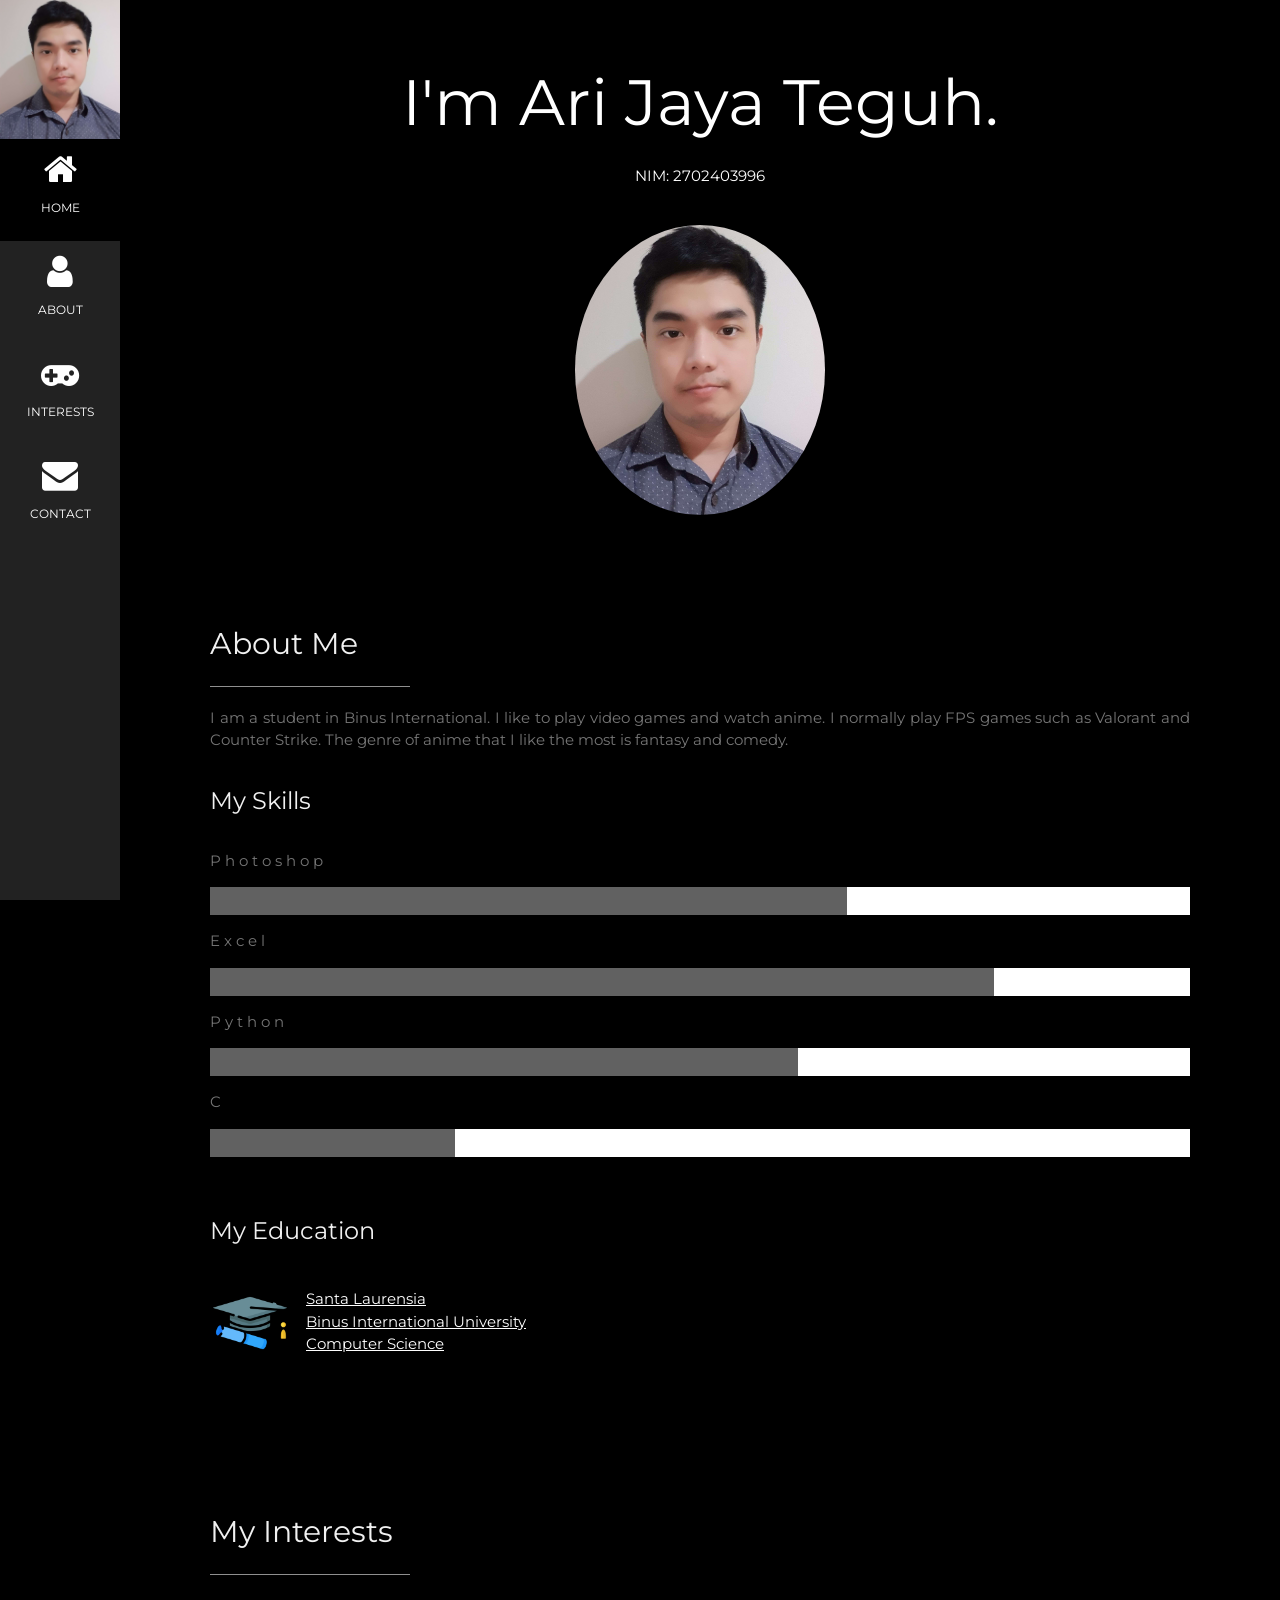
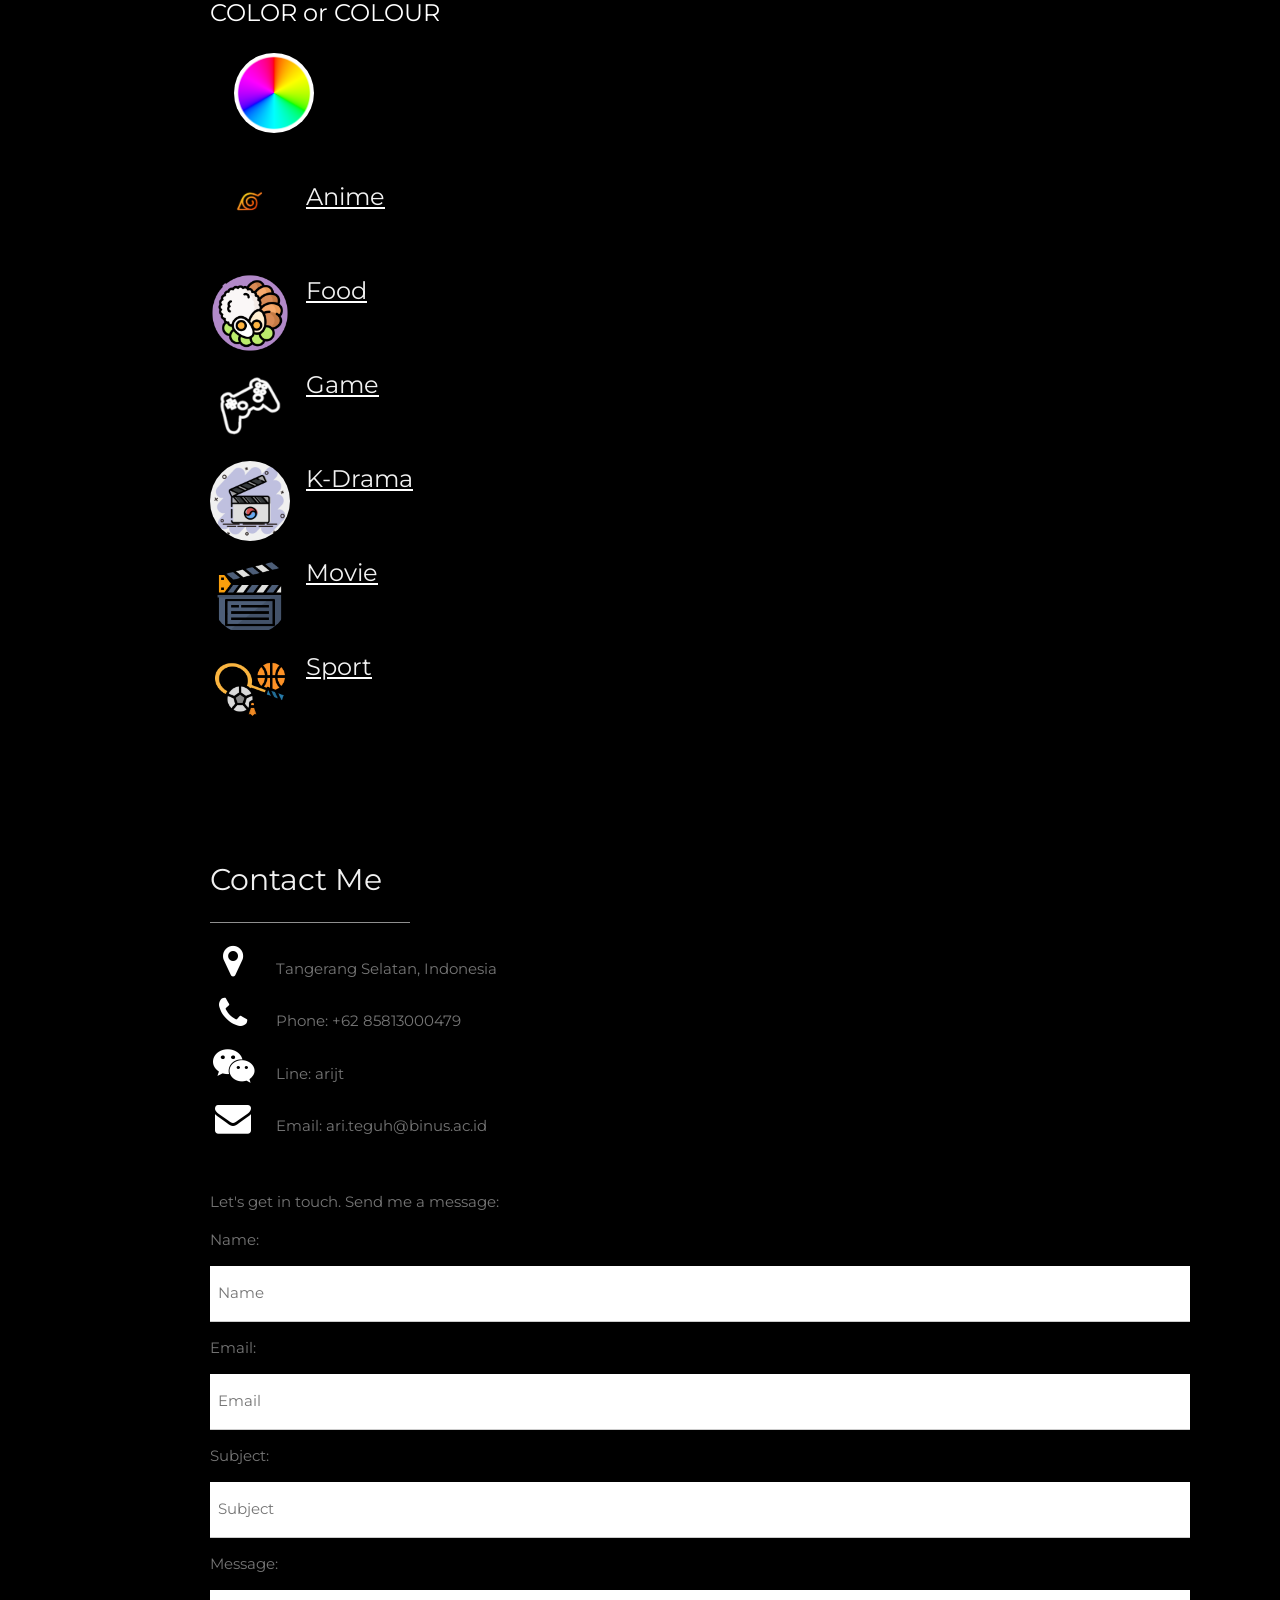
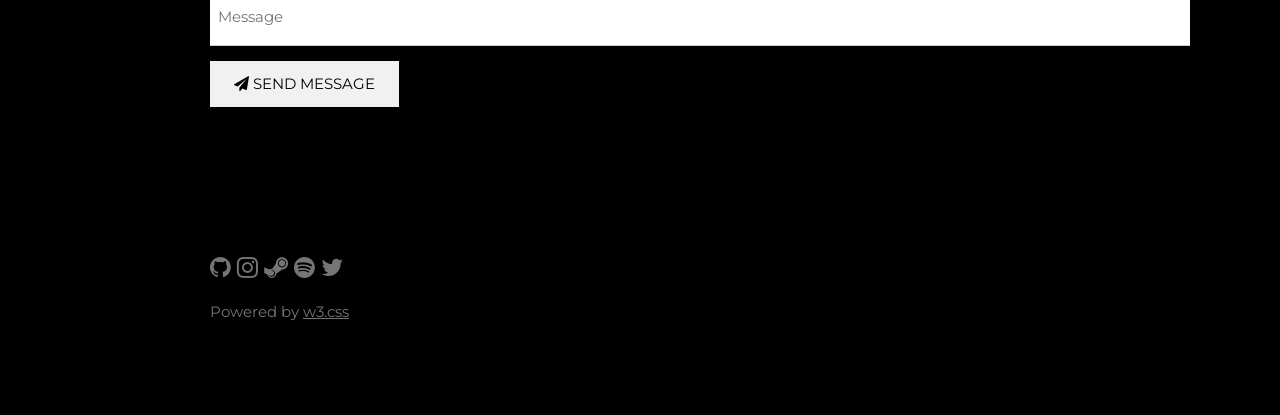
<file: index.html>
<!DOCTYPE html>
<html>
    <head>
        <title>My Biodata</title>
        <meta charset="UTF-8">
        <meta name="viewport" content="width=device-width, initial-scale=1">
        <link rel="stylesheet" href="https://www.w3schools.com/w3css/4/w3.css">
        <link rel="stylesheet" href="https://fonts.googleapis.com/css?family=Montserrat">
        <link rel="stylesheet" href="https://cdnjs.cloudflare.com/ajax/libs/font-awesome/4.7.0/css/font-awesome.min.css">
        <script src="https://code.jquery.com/jquery-3.6.4.min.js"></script>
        <script src="script.js"></script>
        <link rel="stylesheet" href="style.css">
    </head>
    <body class="w3-black"> 
        <!-- Icon Bar (Sidebar - hidden on small screens) -->
        <nav class="w3-sidebar w3-bar-block w3-small w3-hide-small w3-center">
            <!-- Avatar image in top left corner -->
            <img src="profile_pic.jpg" style="width:100%">

            <a href="#" class="w3-bar-item w3-button w3-padding-large w3-black">
                <i class="fa fa-home w3-xxlarge"></i>
                <p>HOME</p>
            </a>
            <a href="#about" class="w3-bar-item w3-button w3-padding-large w3-hover-black">
                <i class="fa fa-user w3-xxlarge"></i>
                <p>ABOUT</p>
            </a>
            <a href="#interest" class="w3-bar-item w3-button w3-padding-large w3-hover-black">
                <i class="fa fa-gamepad w3-xxlarge"></i>
                <p>INTERESTS</p>
            </a>
            <a href="#contact" class="w3-bar-item w3-button w3-padding-large w3-hover-black">
                <i class="fa fa-envelope w3-xxlarge"></i>
                <p>CONTACT</p>
            </a>
        </nav>

        <!-- Navbar on small screens (Hidden on medium and large screens) -->
        <div class="w3-top w3-hide-large w3-hide-medium" id="myNavbar">
            <div class="w3-bar w3-black w3-opacity w3-hover-opacity-off w3-center w3-small">
                <a href="#" class="w3-bar-item w3-button" style="width:25% !important">HOME</a>
                <a href="#about" class="w3-bar-item w3-button" style="width:25% !important">ABOUT</a>
                <a href="#interest" class="w3-bar-item w3-button" style="width:25% !important">INTERESTs</a>
                <a href="#contact" class="w3-bar-item w3-button" style="width:25% !important">CONTACT</a>
            </div>
        </div>

        <!-- Page Content -->
        <div class="w3-padding-large" id="main">
            <!-- Header/Home -->
            <header class="w3-container w3-padding-32 w3-center w3-black" id="home">
                <h1 class="w3-jumbo"><span class="w3-hide-small">I'm</span> Ari Jaya Teguh.</h1>
                <p>NIM: 2702403996</p>
                <br>
                <img src="profile_pic.jpg" alt="boy" class="w3-image" width="250" style="border-radius: 50%;">
            </header>

            <!-- About Section -->
            <div class="w3-content w3-justify w3-text-grey w3-padding-64" id="about">
                <h2 class="w3-text-light-grey">About Me</h2>
                <hr style="width:200px" class="w3-opacity">
                <p>
                    I am a student in Binus International. I like to play video games and watch anime. 
                    I normally play FPS games such as Valorant and Counter Strike. 
                    The genre of anime that I like the most is fantasy and comedy.
                </p>
                <h3 class="w3-padding-16 w3-text-light-grey">My Skills</h3>
                <p class="w3-wide">Photoshop</p>
                <div class="w3-white">
                    <div class="w3-dark-grey" style="height:28px;width:65%"></div>
                </div>
                <p class="w3-wide">Excel</p>
                <div class="w3-white">
                    <div class="w3-dark-grey" style="height:28px;width:80%"></div>
                </div>
                <p class="w3-wide">Python</p>
                <div class="w3-white">
                    <div class="w3-dark-grey" style="height:28px;width:60%"></div>
                </div>
                <p class="w3-wide">C</p>
                <div class="w3-white">
                    <div class="w3-dark-grey" style="height:28px;width:25%"></div>
                </div><br>

                <!-- Testimonials -->
                <h3 class="w3-padding-24 w3-text-light-grey">My Education</h3>  
                <img src="book.png" alt="Book Icon" class="w3-left w3-circle w3-margin-right" style="width:80px">
                <p class="w3-text-white">
                    <a href="https://www.santa-laurensia.com" target="_blank" class="w3-hover-text-aqua">Santa Laurensia</a> 
                    <br> 
                    <a href="https://international.binus.ac.id" target="_blank" class="w3-hover-text-aqua">Binus International University</a>
                    <br>
                    <a href="https://international.binus.ac.id/computer-science/" target="_blank" class="w3-hover-text-aqua">Computer Science</a>
                </p>
            <!-- End About Section -->
            </div>

            <!-- Portfolio Section -->
            <div class="w3-padding-64 w3-content" id="interest">
                <h2 class="w3-text-light-grey">My Interests</h2>
                <hr style="width:200px" class="w3-opacity">

                <div>
                    <h3>COLOR or COLOUR</h3>
                    <div class="color-dropdown">
                        
                        <span class="color-dropdown-btn w3-button w3-padding-large w3-black">
                            <img src="color.png" alt="Color Icon" class="w3-left w3-circle w3-margin-right" style="width:80px">
                            
                        </span>
                        <div class="color-dropdown-content">
                            <a href="#interest" class="color-option w3-bar-item w3-button">Black</a>
                            <a href="#interest" class="color-option w3-bar-item w3-button">Blue</a>
                            <a href="#interest" class="color-option w3-bar-item w3-button">White</a>
                        </div>
                    </div>
                                                        
                    <a href="anime_W3.html">
                        <h3 class="w3-padding-24 w3-text-light-grey w3-hover-text-aqua"">
                            Anime
                            <img src="anime.png" alt="Anime Icon" class="w3-left w3-circle w3-margin-right" style="width:80px">
                        </h3>
                    </a>
                    <a href="food_W3.html">
                        <h3 class="w3-padding-24 w3-text-light-grey w3-hover-text-aqua">
                            Food
                            <img src="food.png" alt="Food Icon" class="w3-left w3-circle w3-margin-right" style="width:80px">
                        </h3>
                    </a>
                    <a href="game_W3.html">
                        <h3 class="w3-padding-24 w3-text-light-grey w3-hover-text-aqua">
                            Game
                            <img src="game.png" alt="Game Icon" class="w3-left w3-circle w3-margin-right" style="width:80px">
                        </h3>
                    </a>
                    <a href="kdrama_W3.html">
                        <h3 class="w3-padding-24 w3-text-light-grey w3-hover-text-aqua">
                            K-Drama
                            <img src="kdrama.png" alt="Kdrama Icon" class="w3-left w3-circle w3-margin-right" style="width:80px">
                        </h3>
                    </a>
                    <a href="movie_W3.html">
                        <h3 class="w3-padding-24 w3-text-light-grey w3-hover-text-aqua">
                            Movie
                            <img src="movie.png" alt="Movie Icon" class="w3-left w3-circle w3-margin-right" style="width:80px">
                        </h3>
                    </a>
                    <a href="sport_W3.html">
                        <h3 class="w3-padding-24 w3-text-light-grey w3-hover-text-aqua">
                            Sport
                            <img src="sport.png" alt="Sport Icon" class="w3-left w3-circle w3-margin-right" style="width:80px">
                        </h3>
                    </a>
                </div>
            <!-- End Portfolio Section -->
            </div>

            <!-- Contact Section -->
            <div class="w3-padding-64 w3-content w3-text-grey" id="contact">
                <h2 class="w3-text-light-grey">Contact Me</h2>
                <hr style="width:200px" class="w3-opacity">

                <div class="w3-section">
                    <p><i class="fa fa-map-marker fa-fw w3-text-white w3-xxlarge w3-margin-right"></i> Tangerang Selatan, Indonesia</p>
                    <p><i class="fa fa-phone fa-fw w3-text-white w3-xxlarge w3-margin-right"></i> Phone: +62 85813000479</p>
                    <p><i class="fa fa-wechat fa-fw w3-text-white w3-xxlarge w3-margin-right"></i> Line: arijt</p>
                    <p><i class="fa fa-envelope fa-fw w3-text-white w3-xxlarge w3-margin-right"> </i> Email: ari.teguh@binus.ac.id</p>
                </div><br>
                <p>Let's get in touch. Send me a message:</p>

                <form action="/action_page.php" target="_blank" id="contactForm">
                    <p><label for="name">Name:</label></p>
                    <p><input class="w3-input w3-padding-16" type="text" placeholder="Name" name="name" id="name"></p>
                    <div class="error-message" id="nameError"></div>
                    <p><label for="email">Email:</label></p>
                    <p><input class="w3-input w3-padding-16" type="email" placeholder="Email" name="email" id="email"></p>
                    <div class="error-message" id="emailError"></div>
                    <p><label for="subject">Subject:</label></p>
                    <p><input class="w3-input w3-padding-16" type="text" placeholder="Subject" name="subject" id="subject"></p>
                    <div class="error-message" id="subjectError"></div>
                    <p><label for="message">Message:</label></p>
                    <p><input class="w3-input w3-padding-16" type="text" placeholder="Message" name="message" id="message"></p>
                    <div class="error-message" id="messageError"></div>
                    <p>
                        <button class="w3-button w3-light-grey w3-padding-large" type="submit">
                            <i class="fa fa-paper-plane"></i> SEND MESSAGE
                        </button>
                    </p>
                </form>
            <!-- End Contact Section -->
            </div>
  
            <!-- Footer -->
            <footer class="w3-content w3-padding-64 w3-text-grey w3-xlarge">
                <a href="https://github.com/Spacebone31?tab=repositories" target="_blank"><i class="fa fa-github w3-hover-opacity"></i></a>
                <a href="https://www.instagram.com/arijayateguh/" target="_blank"><i class="fa fa-instagram w3-hover-opacity"></i></a>
                <a href="https://steamcommunity.com/profiles/76561198154221784/" target="_blank"><i class="fa fa-steam w3-hover-opacity"></i></a>
                <a href="https://open.spotify.com/user/hardlife3108" target="_blank"><i class="fa fa-spotify w3-hover-opacity"></i></a>
                <a href="https://twitter.com/Spacebone31" target="_blank"><i class="fa fa-twitter w3-hover-opacity"></i></a>
                <p class="w3-medium">Powered by <a href="https://www.w3schools.com/w3css/default.asp" target="_blank" class="w3-hover-text-green">w3.css</a></p>
            <!-- End footer -->
            </footer>
        </div>
    </body>
</html>
</file>
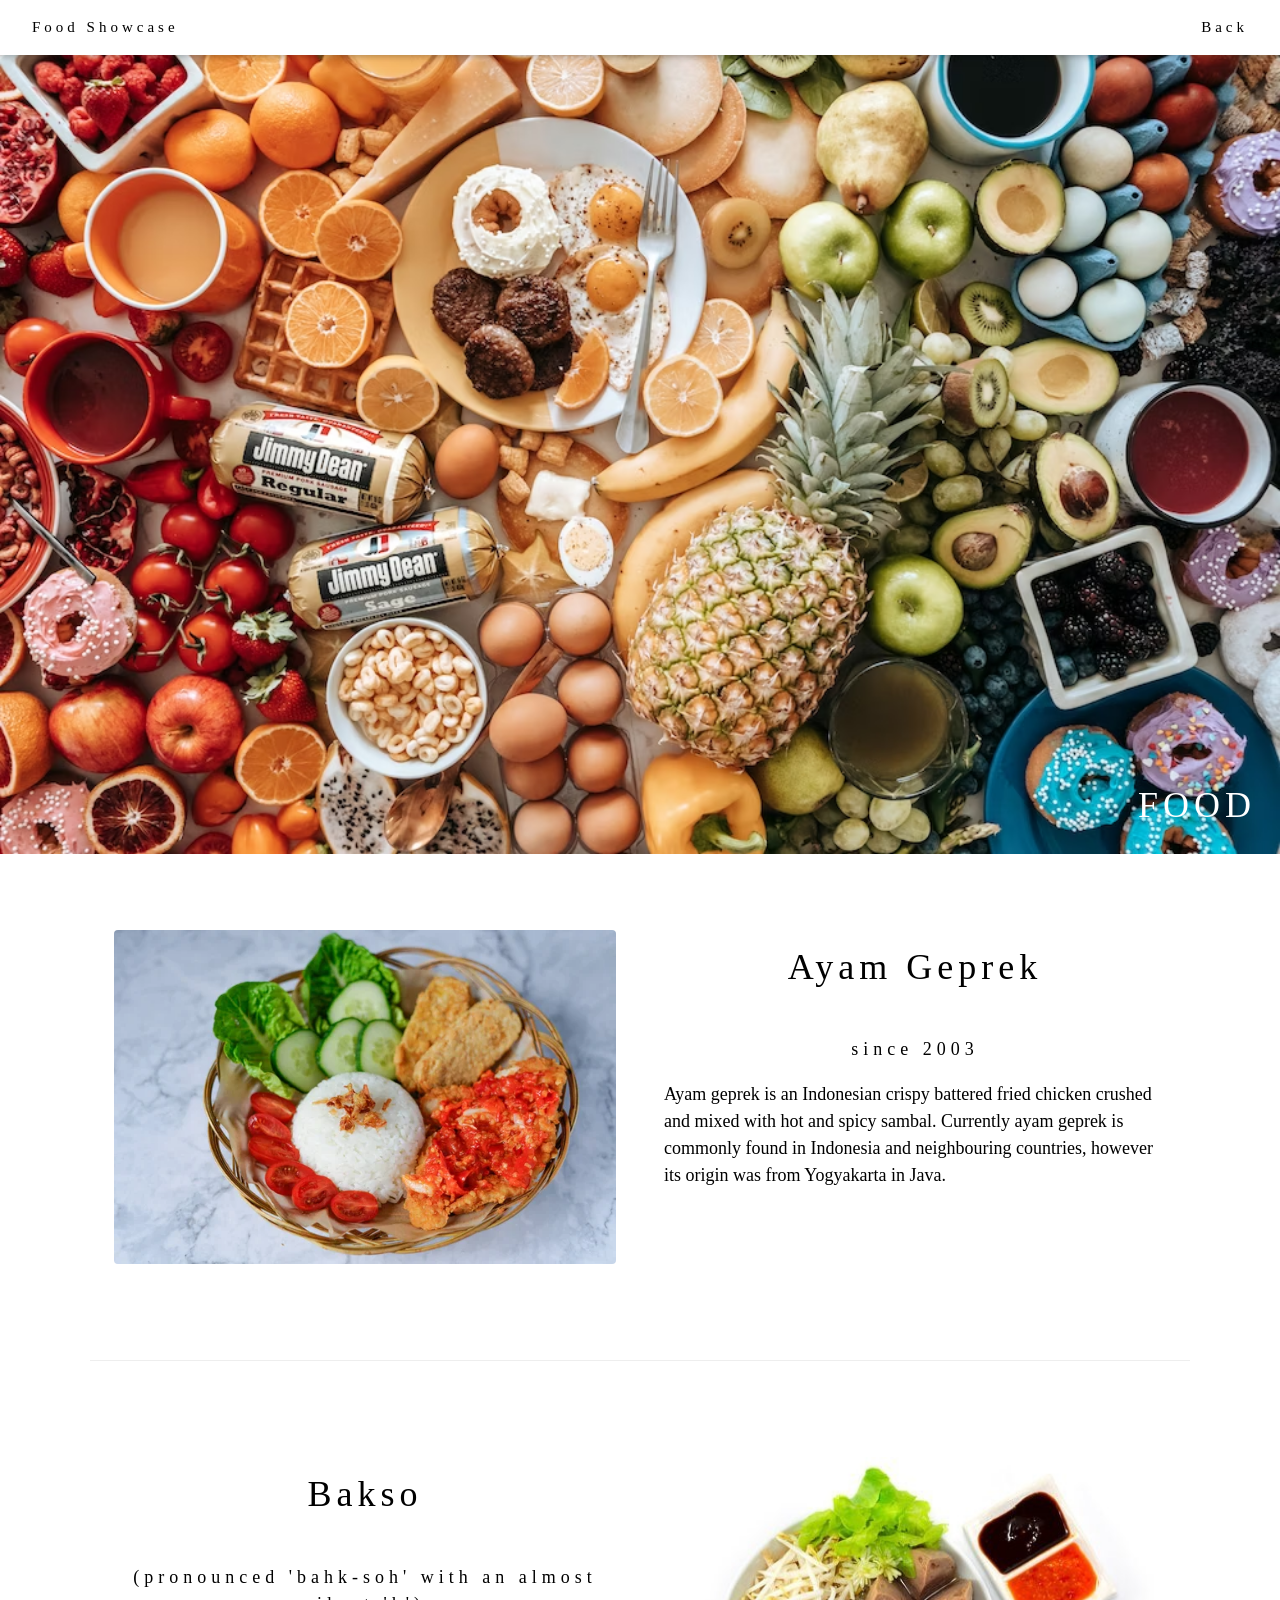
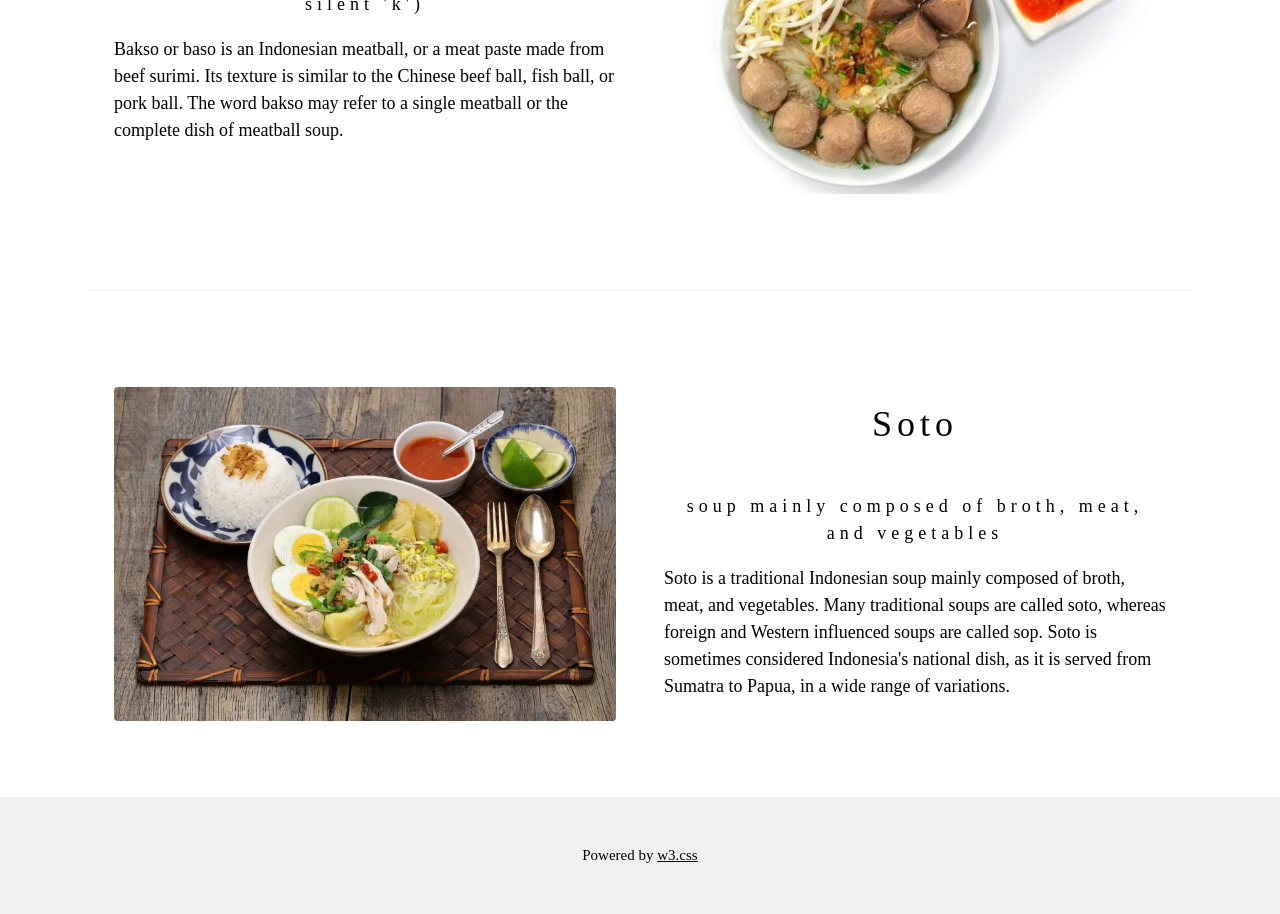
<file: food_W3.html>
<!DOCTYPE html>
<html>
    <head>
        <title>Favorite Food Showcase</title>
        <meta charset="UTF-8">
        <meta name="viewport" content="width=device-width, initial-scale=1">
        <link rel="stylesheet" href="https://www.w3schools.com/w3css/4/w3.css">
        <style>
            body {font-family: "Times New Roman", Georgia, Serif;}
            h1, h2, h3, h4, h5, h6 {
                font-family: "Playfair Display";
                letter-spacing: 5px;
            }
        </style>
    </head>
    <body>
        <!-- Navbar (sit on top) -->
        <div class="w3-top">
            <div class="w3-bar w3-white w3-padding w3-card" style="letter-spacing:4px;">
                <a href="#home" class="w3-bar-item w3-button">Food Showcase</a>
                <!-- Right-sided navbar links. Hide them on small screens -->
                <div class="w3-right">
                    <a href="index.html" class="w3-bar-item w3-button">Back</a>
                </div>
            </div>
        </div>

        <!-- Header -->
        <header class="w3-display-container w3-content w3-wide" style="max-width:1600px;min-width:500px" id="home">
            <img class="w3-image" src="food.jpg" alt="Food Background" width="1600" height="800">
            <div class="w3-display-bottomright w3-padding-large">
                <h1 class="w3-xxlarge w3-text-white">FOOD</h1>
            </div>
        </header>

        <!-- Page content -->
        <div class="w3-content" style="max-width:1100px">
            <!-- About Section -->
            <div class="w3-row w3-padding-64" id="about">
                <div class="w3-col m6 w3-padding-large w3-hide-small">
                    <img src="geprek.jpg" class="w3-round w3-image" alt="Ayam Geprek" width="600" height="750">
                </div>

                <div class="w3-col m6 w3-padding-large">
                    <h1 class="w3-center">Ayam Geprek</h1><br>
                    <h5 class="w3-center">since 2003</h5>
                    <p class="w3-large">Ayam geprek is an Indonesian crispy battered fried chicken crushed and mixed with hot and 
                        spicy sambal. Currently ayam geprek is commonly found in Indonesia and neighbouring countries, however its 
                        origin was from Yogyakarta in Java.</p>
                </div>
            </div>
            <hr>
            <div class="w3-row w3-padding-64" id="about">
                <div class="w3-col m6 w3-padding-large w3-hide-small w3-right">
                    <img src="bakso.jpg" class="w3-round w3-image" alt="Bakso" width="600" height="750">
                </div>

                <div class="w3-col m6 w3-padding-large w3-left">
                    <h1 class="w3-center">Bakso</h1><br>
                    <h5 class="w3-center">(pronounced 'bahk-soh' with an almost silent 'k')</h5>
                    <p class="w3-large">Bakso or baso is an Indonesian meatball, or a meat paste made from beef surimi. Its texture 
                        is similar to the Chinese beef ball, fish ball, or pork ball. The word bakso may refer to a single meatball 
                        or the complete dish of meatball soup.</p>
                </div>
            </div>
            <hr>
            <div class="w3-row w3-padding-64" id="about">
                <div class="w3-col m6 w3-padding-large w3-hide-small">
                    <img src="soto.jpg" class="w3-round w3-image" alt="Soto" width="600" height="750">
                </div>

                <div class="w3-col m6 w3-padding-large">
                    <h1 class="w3-center">Soto</h1><br>
                    <h5 class="w3-center">soup mainly composed of broth, meat, and vegetables</h5>
                    <p class="w3-large">Soto is a traditional Indonesian soup mainly composed of broth, meat, and vegetables. 
                        Many traditional soups are called soto, whereas foreign and Western influenced soups are called sop. 
                        Soto is sometimes considered Indonesia's national dish, as it is served from Sumatra to Papua, in a wide 
                        range of variations.</p>
                </div>
            </div> 
        <!-- End page content -->
        </div>
        <!-- Footer -->
        <footer class="w3-center w3-light-grey w3-padding-32">
            <p>Powered by <a href="https://www.w3schools.com/w3css/default.asp" title="W3.CSS" target="_blank" class="w3-hover-text-green">w3.css</a></p>
        </footer>
    </body>
</html>
</file>
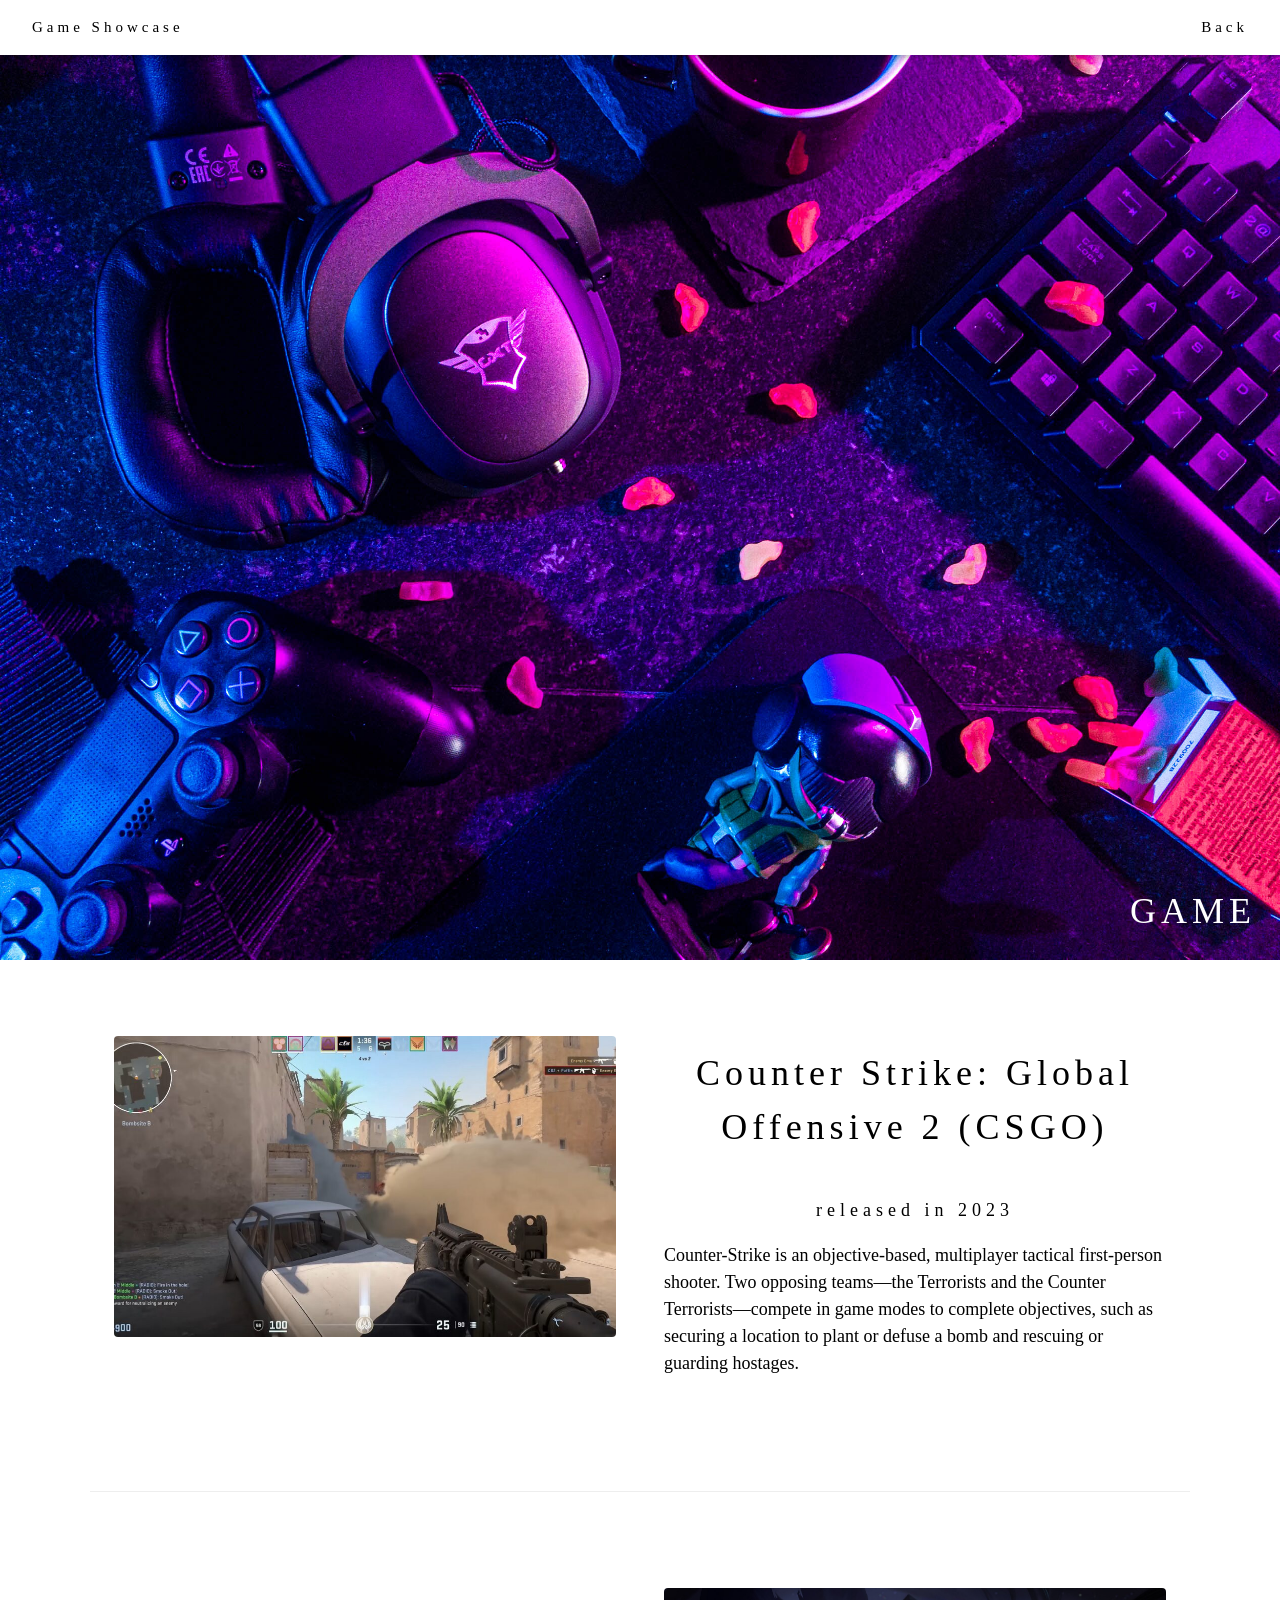
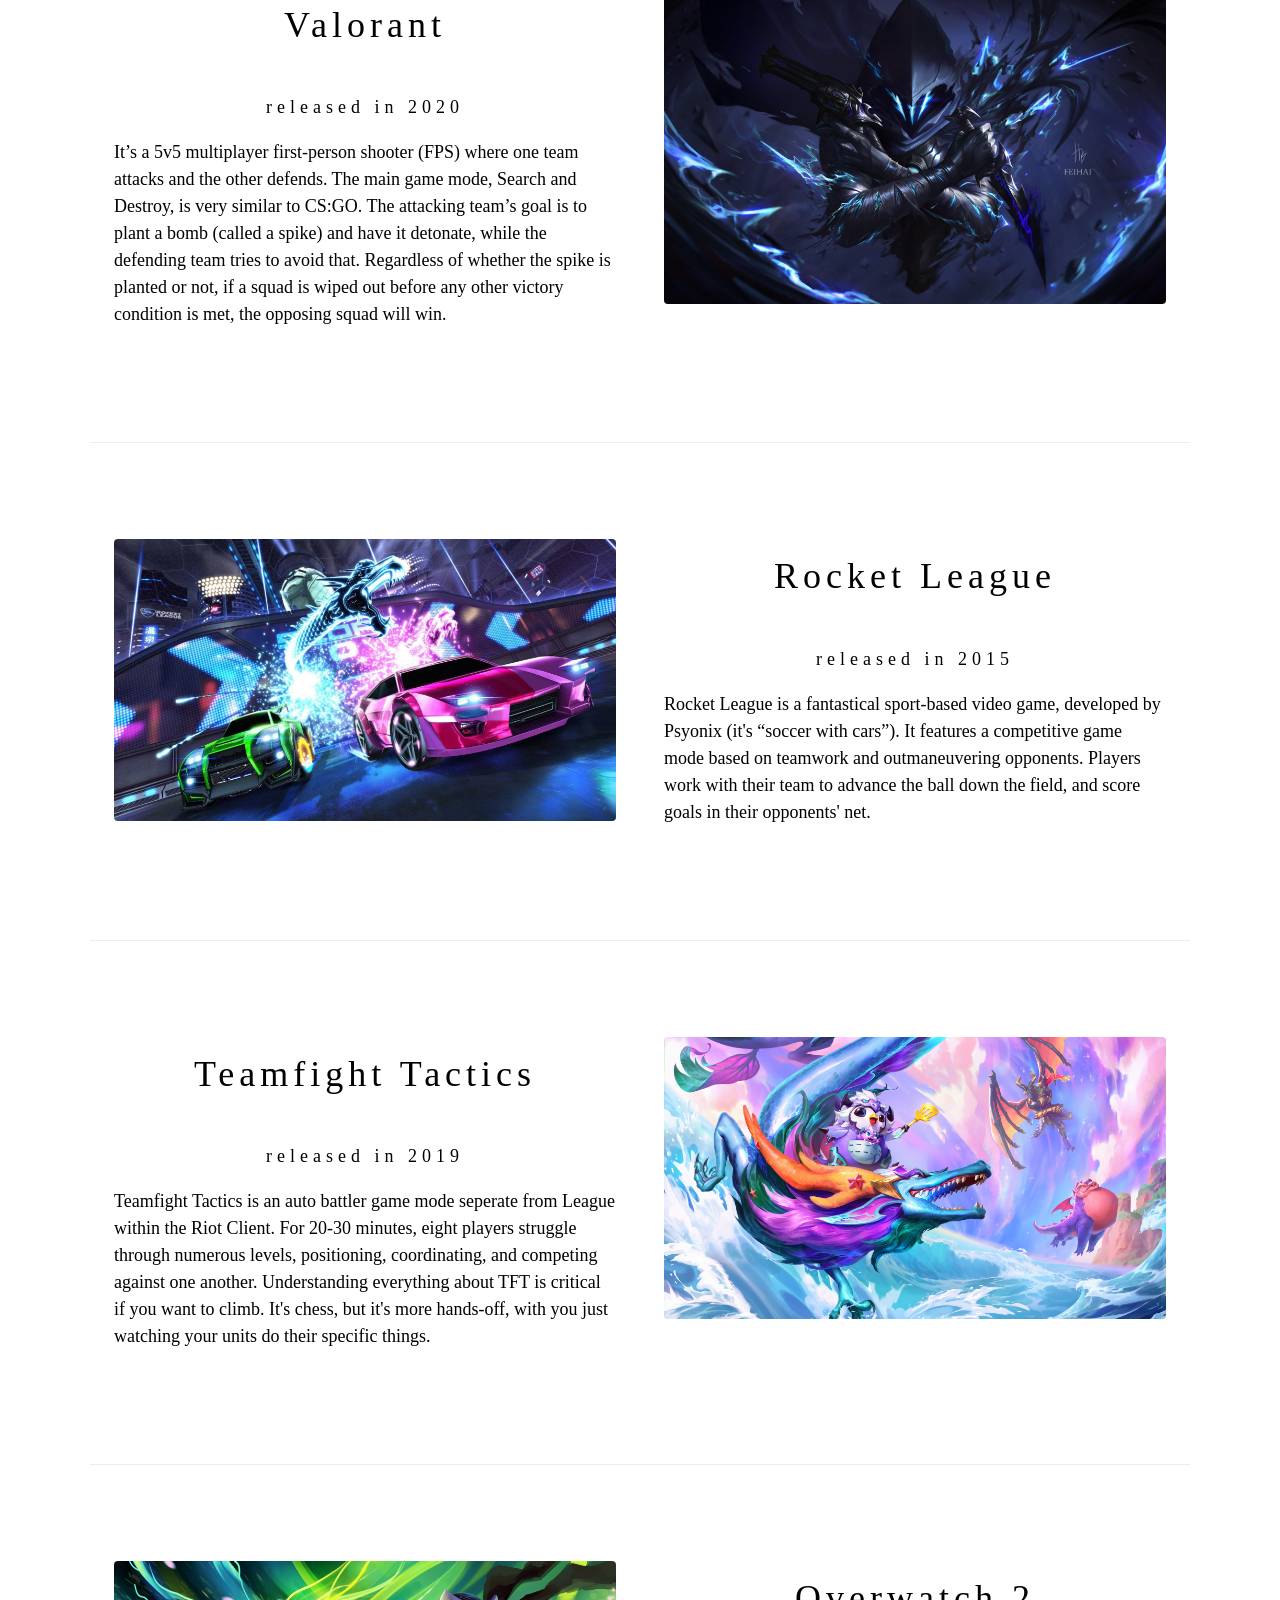
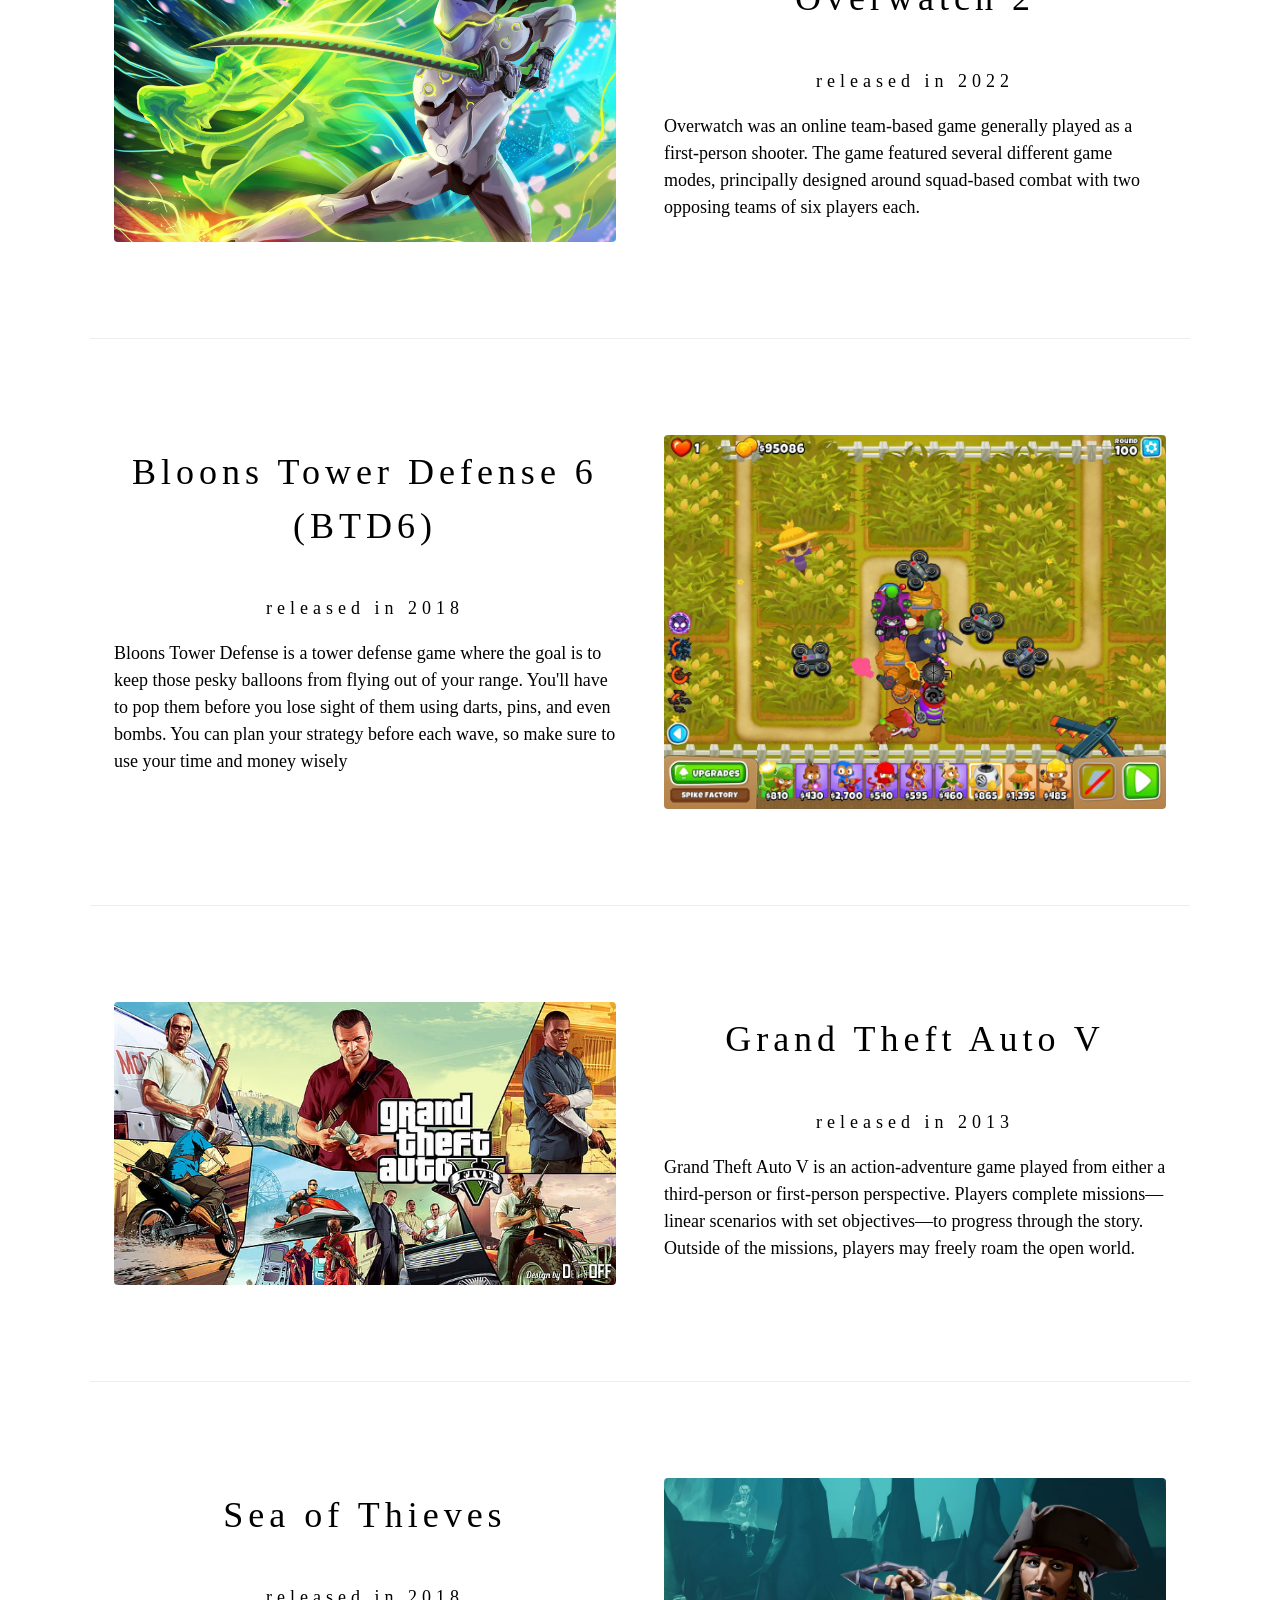
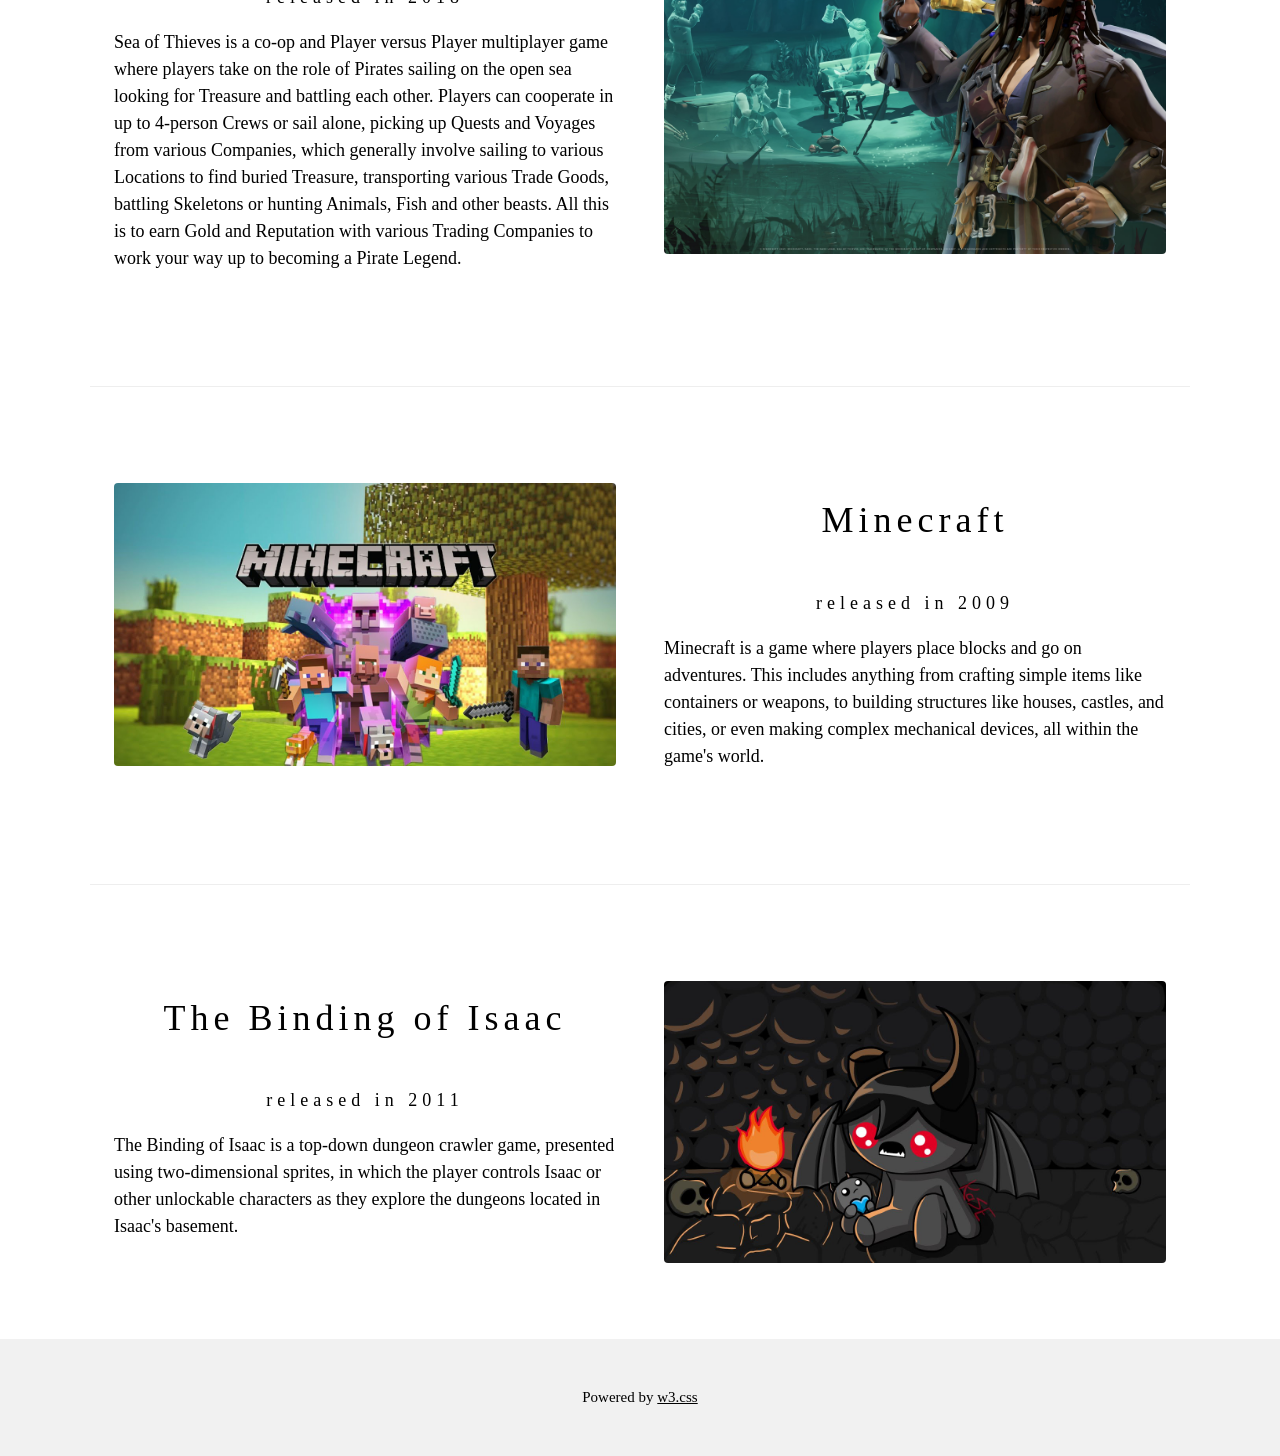
<file: game_W3.html>
<!DOCTYPE html>
<html>
    <head>
        <title>Favorite Game Showcase</title>
        <meta charset="UTF-8">
        <meta name="viewport" content="width=device-width, initial-scale=1">
        <link rel="stylesheet" href="https://www.w3schools.com/w3css/4/w3.css">
        <style>
            body {font-family: "Times New Roman", Georgia, Serif;}
            h1, h2, h3, h4, h5, h6 {
                font-family: "Playfair Display";
                letter-spacing: 5px;
            }
        </style>
    </head>
    <body>
        <!-- Navbar (sit on top) -->
        <div class="w3-top">
            <div class="w3-bar w3-white w3-padding w3-card" style="letter-spacing:4px;">
                <a href="#home" class="w3-bar-item w3-button">Game Showcase</a>
                <!-- Right-sided navbar links. Hide them on small screens -->
                <div class="w3-right">
                    <a href="index.html" class="w3-bar-item w3-button">Back</a>
                </div>
            </div>
        </div>

        <!-- Header -->
        <header class="w3-display-container w3-content w3-wide" style="max-width:1600px;min-width:500px" id="home">
            <img class="w3-image" src="game.jpeg" alt="Anime Background" width="1600" height="800">
            <div class="w3-display-bottomright w3-padding-large">
                <h1 class="w3-xxlarge w3-text-white">GAME</h1>
            </div>
        </header>

        <!-- Page content -->
        <div class="w3-content" style="max-width:1100px">
            <!-- About Section -->
            <div class="w3-row w3-padding-64" id="about">
                <div class="w3-col m6 w3-padding-large w3-hide-small">
                    <img src="cs.jpg" class="w3-round w3-image" alt="CSGO" width="600" height="750">
                </div>

                <div class="w3-col m6 w3-padding-large">
                    <h1 class="w3-center">Counter Strike: Global Offensive 2 (CSGO)</h1><br>
                    <h5 class="w3-center">released in 2023</h5>
                    <p class="w3-large">Counter-Strike is an objective-based, multiplayer tactical first-person shooter. 
                        Two opposing teams—the Terrorists and the Counter Terrorists—compete in game modes to complete objectives, 
                        such as securing a location to plant or defuse a bomb and rescuing or guarding hostages.</p>
                </div>
            </div>
            <hr>
            <div class="w3-row w3-padding-64" id="about">
                <div class="w3-col m6 w3-padding-large w3-hide-small w3-right">
                    <img src="valorant.jpg" class="w3-round w3-image" alt="Valorant" width="600" height="750">
                </div>

                <div class="w3-col m6 w3-padding-large w3-left">
                    <h1 class="w3-center">Valorant</h1><br>
                    <h5 class="w3-center">released in 2020</h5>
                    <p class="w3-large">It’s a 5v5 multiplayer first-person shooter (FPS) where one team attacks and the other 
                        defends. The main game mode, Search and Destroy, is very similar to CS:GO. The attacking team’s goal is to 
                        plant a bomb (called a spike) and have it detonate, while the defending team tries to avoid that. 
                        Regardless of whether the spike is planted or not, if a squad is wiped out before any other victory 
                        condition is met, the opposing squad will win.</p>
                </div>
            </div>
            <hr>
            <div class="w3-row w3-padding-64" id="about">
                <div class="w3-col m6 w3-padding-large w3-hide-small">
                    <img src="rl.jpg" class="w3-round w3-image" alt="RL" width="600" height="750">
                </div>

                <div class="w3-col m6 w3-padding-large">
                    <h1 class="w3-center">Rocket League</h1><br>
                    <h5 class="w3-center">released in 2015</h5>
                    <p class="w3-large">Rocket League is a fantastical sport-based video game, developed by Psyonix 
                        (it's “soccer with cars”). It features a competitive game mode based on teamwork and outmaneuvering 
                        opponents. Players work with their team to advance the ball down the field, and score goals in their 
                        opponents' net.</p>
                </div>
            </div>
            <hr>
            <div class="w3-row w3-padding-64" id="about">
                <div class="w3-col m6 w3-padding-large w3-hide-small w3-right">
                    <img src="tft.jpg" class="w3-round w3-image" alt="TFT" width="600" height="750">
                </div>

                <div class="w3-col m6 w3-padding-large w3-left">
                    <h1 class="w3-center">Teamfight Tactics</h1><br>
                    <h5 class="w3-center">released in 2019</h5>
                    <p class="w3-large">Teamfight Tactics is an auto battler game mode seperate from League within the Riot Client. 
                        For 20-30 minutes, eight players struggle through numerous levels, positioning, coordinating, and competing 
                        against one another. Understanding everything about TFT is critical if you want to climb. It's chess, but 
                        it's more hands-off, with you just watching your units do their specific things.</p>
                </div>
            </div>
            <hr>
            <div class="w3-row w3-padding-64" id="about">
                <div class="w3-col m6 w3-padding-large w3-hide-small">
                    <img src="overwatch.png" class="w3-round w3-image" alt="Overwatch" width="600" height="750">
                </div>

                <div class="w3-col m6 w3-padding-large">
                    <h1 class="w3-center">Overwatch 2</h1><br>
                    <h5 class="w3-center">released in 2022</h5>
                    <p class="w3-large">Overwatch was an online team-based game generally played as a first-person shooter. 
                        The game featured several different game modes, principally designed around squad-based combat with 
                        two opposing teams of six players each.</p>
                </div>
            </div>
            <hr>
            <div class="w3-row w3-padding-64" id="about">
                <div class="w3-col m6 w3-padding-large w3-hide-small w3-right">
                    <img src="bloons.jpg" class="w3-round w3-image" alt="BTD6" width="600" height="750">
                </div>

                <div class="w3-col m6 w3-padding-large w3-left">
                    <h1 class="w3-center">Bloons Tower Defense 6 (BTD6)</h1><br>
                    <h5 class="w3-center">released in 2018</h5>
                    <p class="w3-large">Bloons Tower Defense is a tower defense game where the goal is to keep those pesky balloons 
                        from flying out of your range. You'll have to pop them before you lose sight of them using darts, pins, and 
                        even bombs. You can plan your strategy before each wave, so make sure to use your time and money wisely</p>
                </div>
            </div>
            <hr>
            <div class="w3-row w3-padding-64" id="about">
                <div class="w3-col m6 w3-padding-large w3-hide-small">
                    <img src="gta5.jpg" class="w3-round w3-image" alt="GTAV" width="600" height="750">
                </div>

                <div class="w3-col m6 w3-padding-large">
                    <h1 class="w3-center">Grand Theft Auto V</h1><br>
                    <h5 class="w3-center">released in 2013</h5>
                    <p class="w3-large">Grand Theft Auto V is an action-adventure game played from either a third-person or 
                        first-person perspective. Players complete missions—linear scenarios with set objectives—to progress 
                        through the story. Outside of the missions, players may freely roam the open world.</p>
                </div>
            </div>
            <hr>
            <div class="w3-row w3-padding-64" id="about">
                <div class="w3-col m6 w3-padding-large w3-hide-small w3-right">
                    <img src="sot.jpg" class="w3-round w3-image" alt="SoT" width="600" height="750">
                </div>

                <div class="w3-col m6 w3-padding-large w3-left">
                    <h1 class="w3-center">Sea of Thieves</h1><br>
                    <h5 class="w3-center">released in 2018</h5>
                    <p class="w3-large">Sea of Thieves is a co-op and Player versus Player multiplayer game where players take on 
                        the role of Pirates sailing on the open sea looking for Treasure and battling each other. Players can 
                        cooperate in up to 4-person Crews or sail alone, picking up Quests and Voyages from various Companies, 
                        which generally involve sailing to various Locations to find buried Treasure, transporting various Trade 
                        Goods, battling Skeletons or hunting Animals, Fish and other beasts. All this is to earn Gold and 
                        Reputation with various Trading Companies to work your way up to becoming a Pirate Legend.</p>
                </div>
            </div>
            <hr>
            <div class="w3-row w3-padding-64" id="about">
                <div class="w3-col m6 w3-padding-large w3-hide-small">
                    <img src="minecraft.jpg" class="w3-round w3-image" alt="Minecraft" width="600" height="750">
                </div>

                <div class="w3-col m6 w3-padding-large">
                    <h1 class="w3-center">Minecraft</h1><br>
                    <h5 class="w3-center">released in 2009</h5>
                    <p class="w3-large">Minecraft is a game where players place blocks and go on adventures. This includes anything 
                        from crafting simple items like containers or weapons, to building structures like houses, castles, and 
                        cities, or even making complex mechanical devices, all within the game's world.</p>
                </div>
            </div>
            <hr>
            <div class="w3-row w3-padding-64" id="about">
                <div class="w3-col m6 w3-padding-large w3-hide-small w3-right">
                    <img src="isaac.jpg" class="w3-round w3-image" alt="Binding of Isaac" width="600" height="750">
                </div>

                <div class="w3-col m6 w3-padding-large w3-left">
                    <h1 class="w3-center">The Binding of Isaac</h1><br>
                    <h5 class="w3-center">released in 2011</h5>
                    <p class="w3-large">The Binding of Isaac is a top-down dungeon crawler game, presented using two-dimensional 
                        sprites, in which the player controls Isaac or other unlockable characters as they explore the dungeons 
                        located in Isaac's basement.</p>
                </div>
            </div>
        <!-- End page content -->
        </div>
        <!-- Footer -->
        <footer class="w3-center w3-light-grey w3-padding-32">
            <p>Powered by <a href="https://www.w3schools.com/w3css/default.asp" title="W3.CSS" target="_blank" class="w3-hover-text-green">w3.css</a></p>
        </footer>
    </body>
</html>
</file>
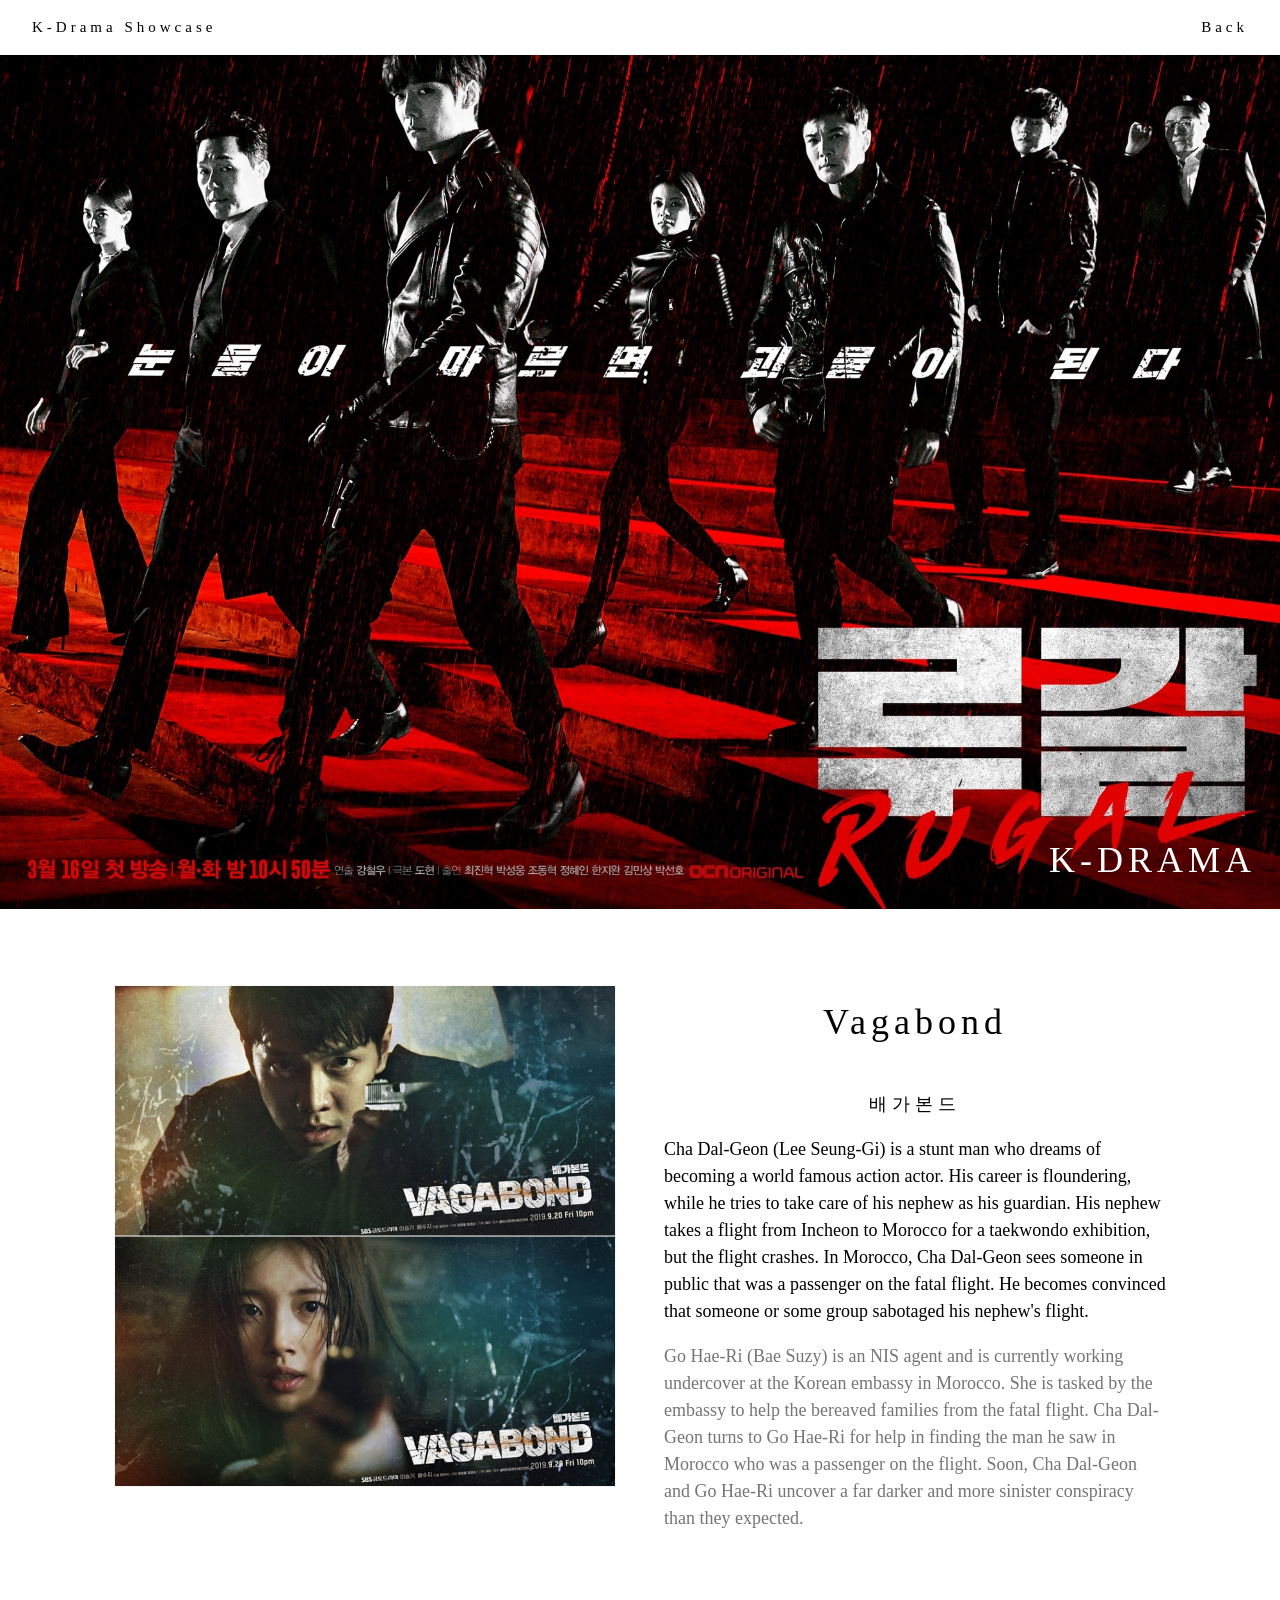
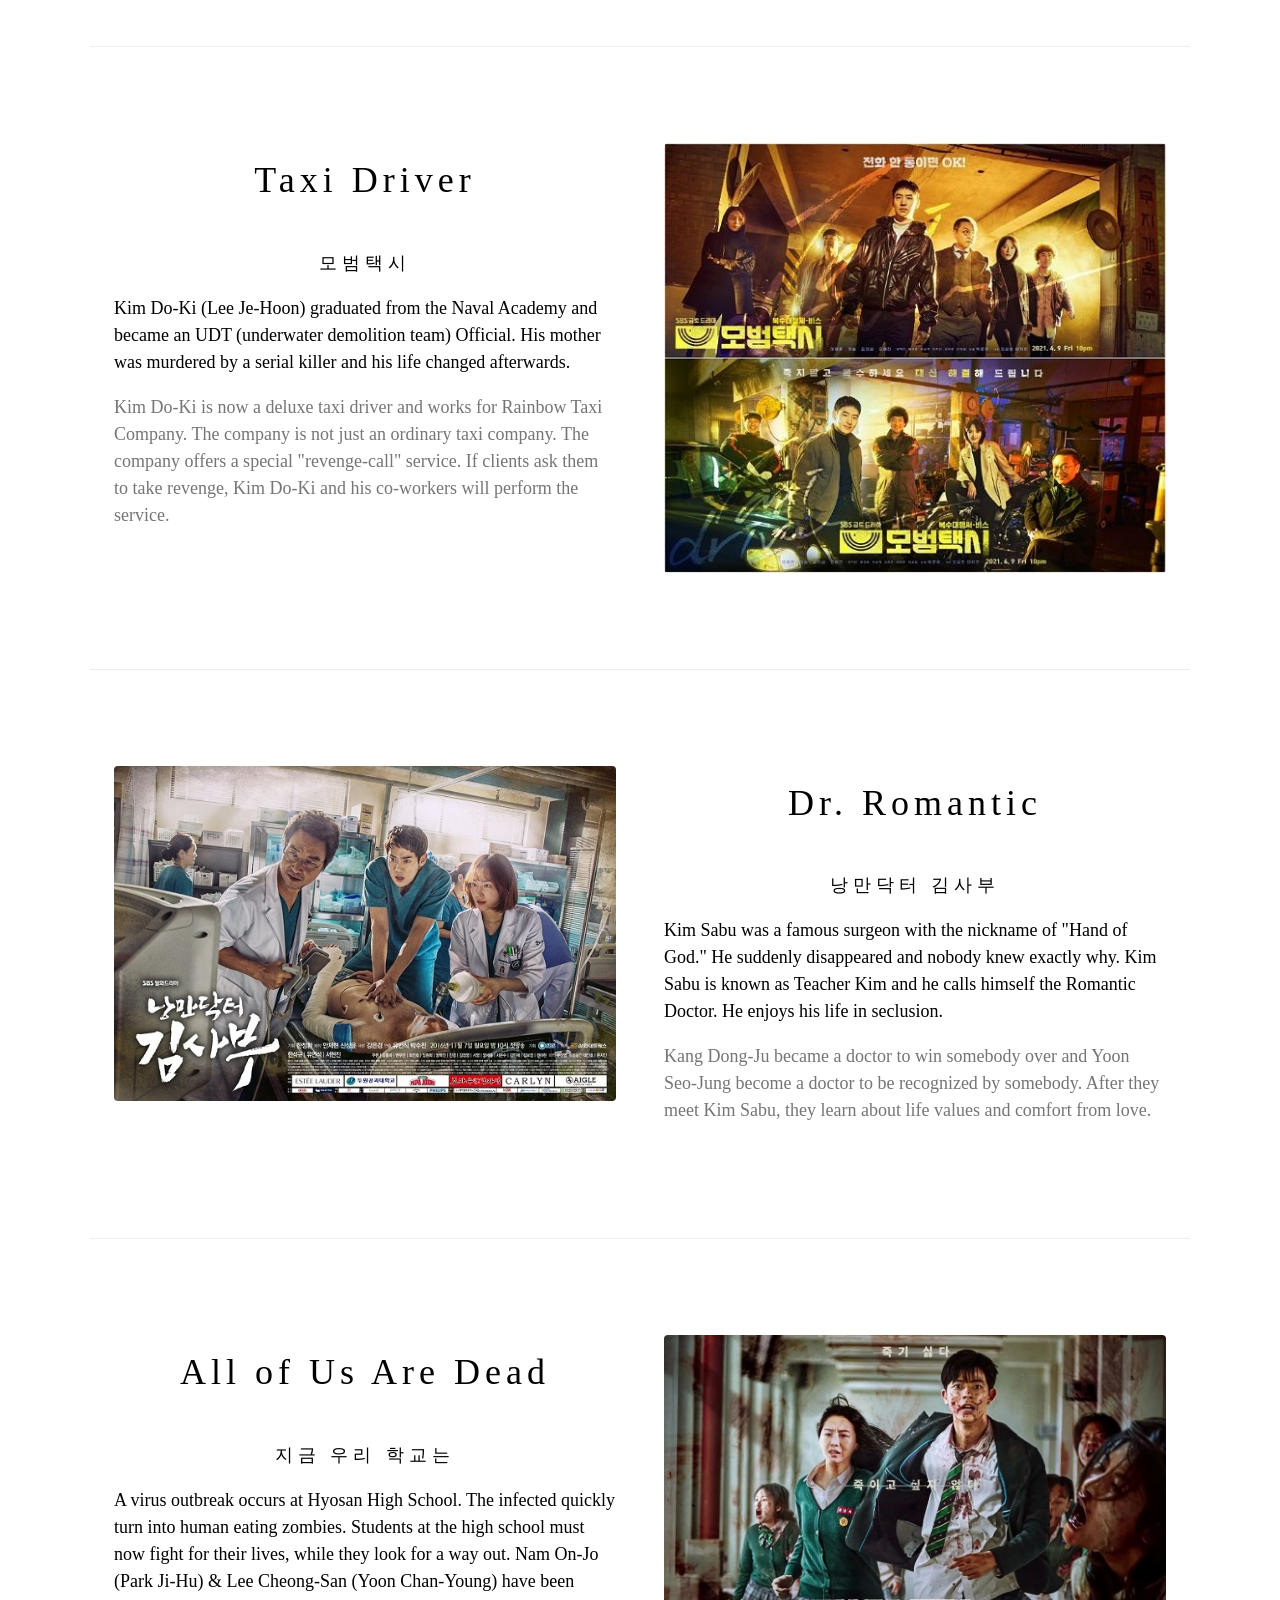
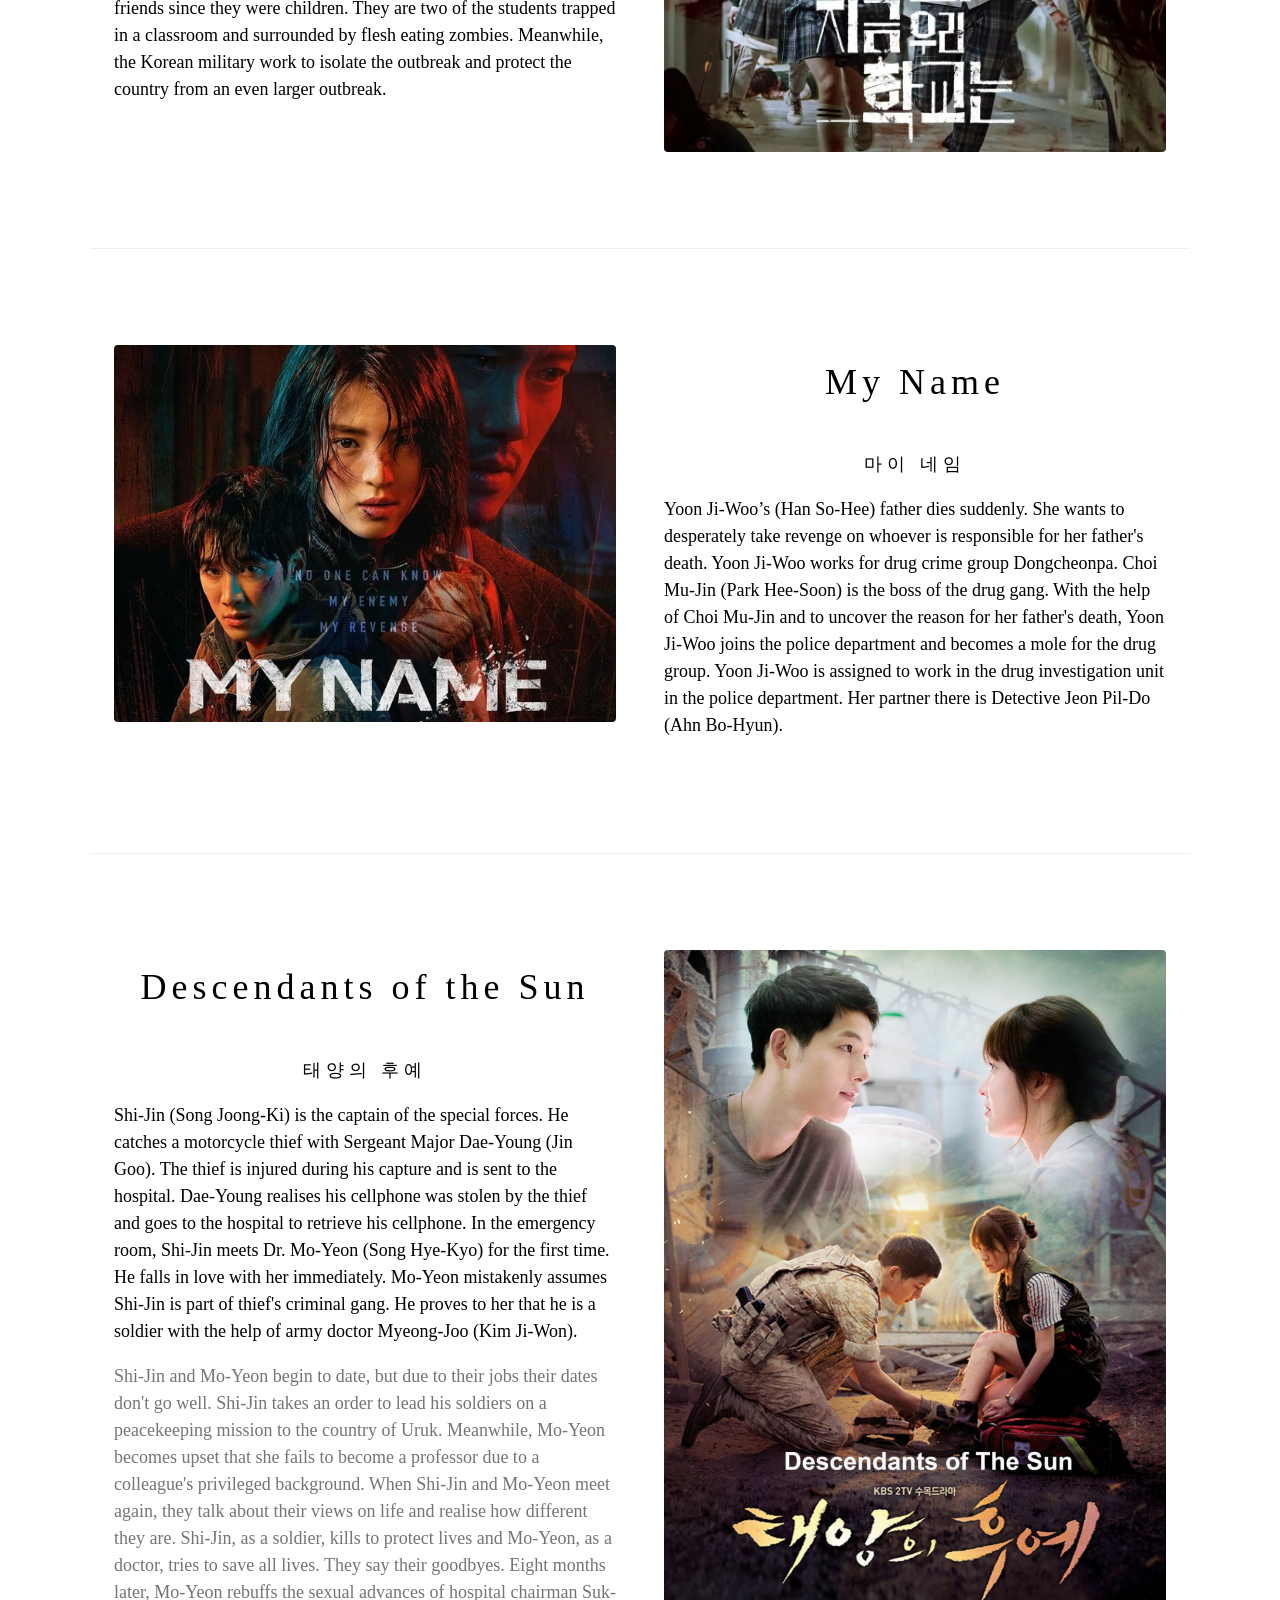
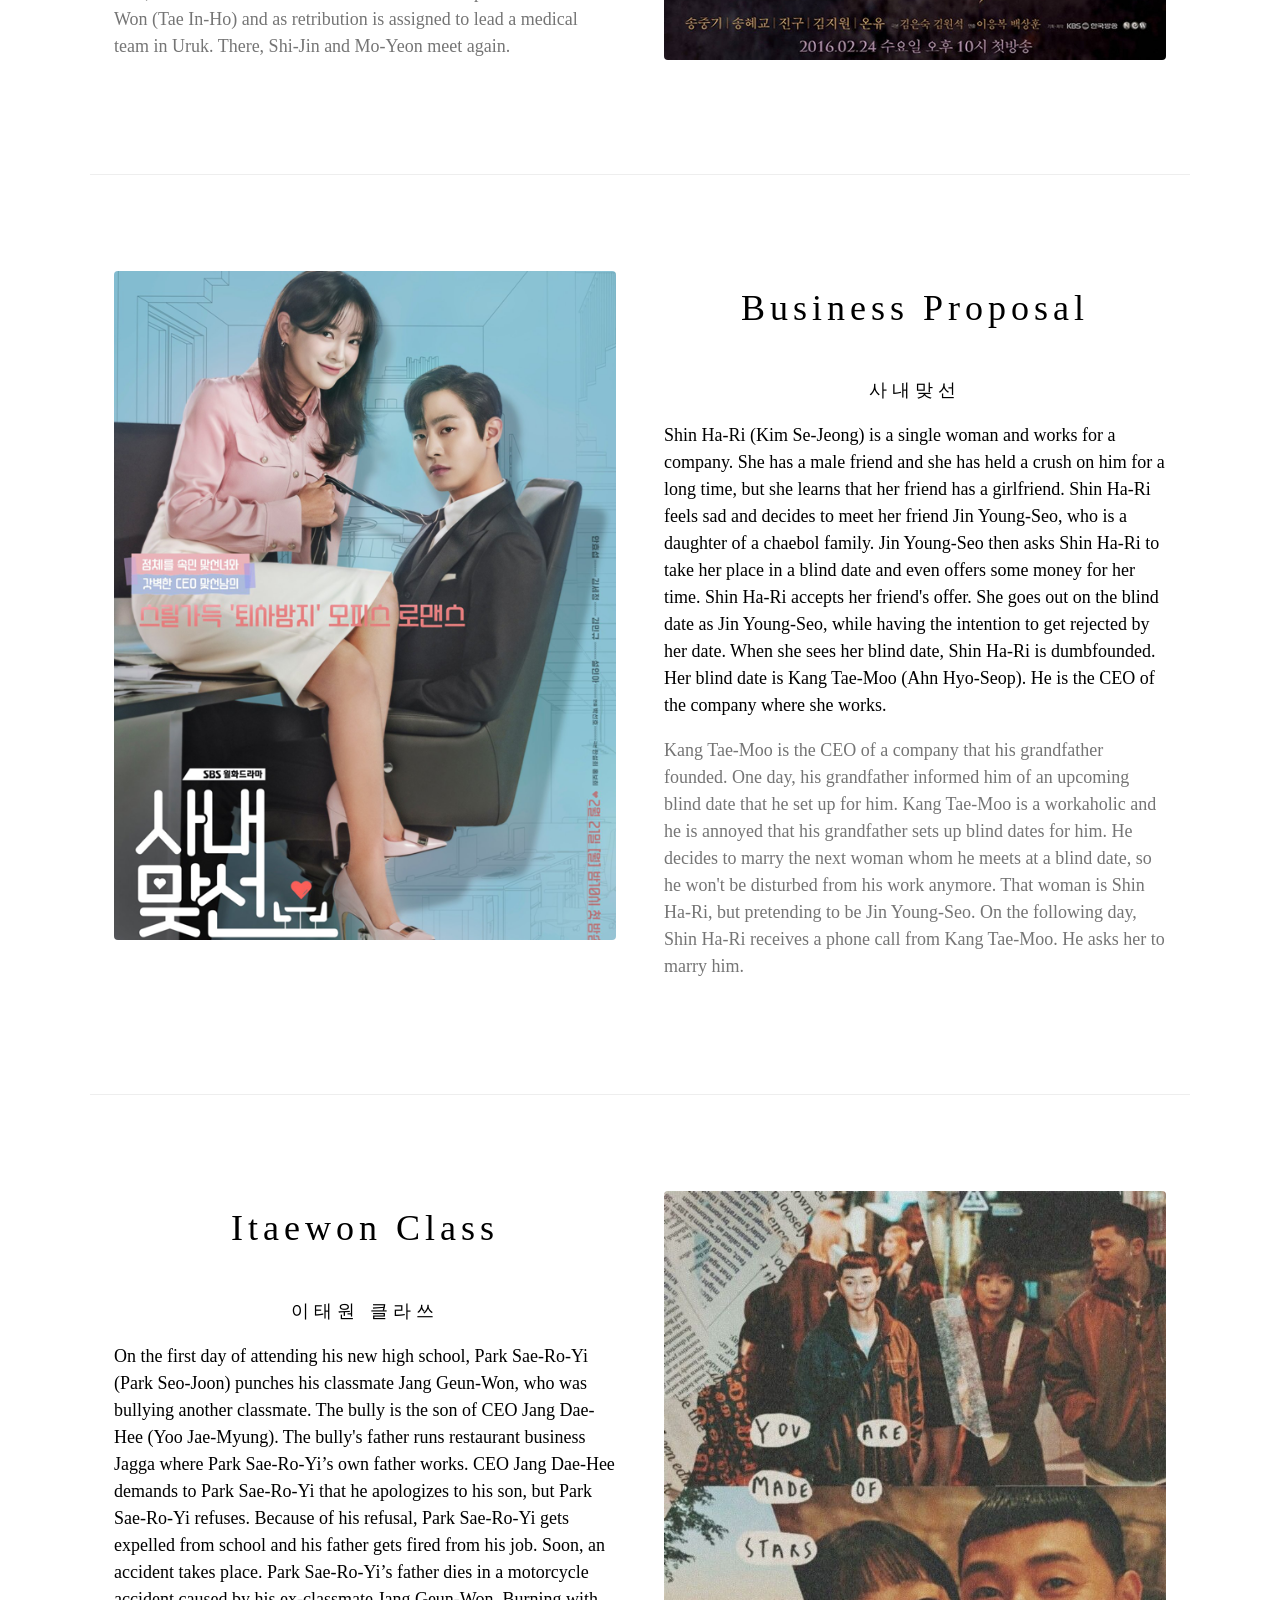
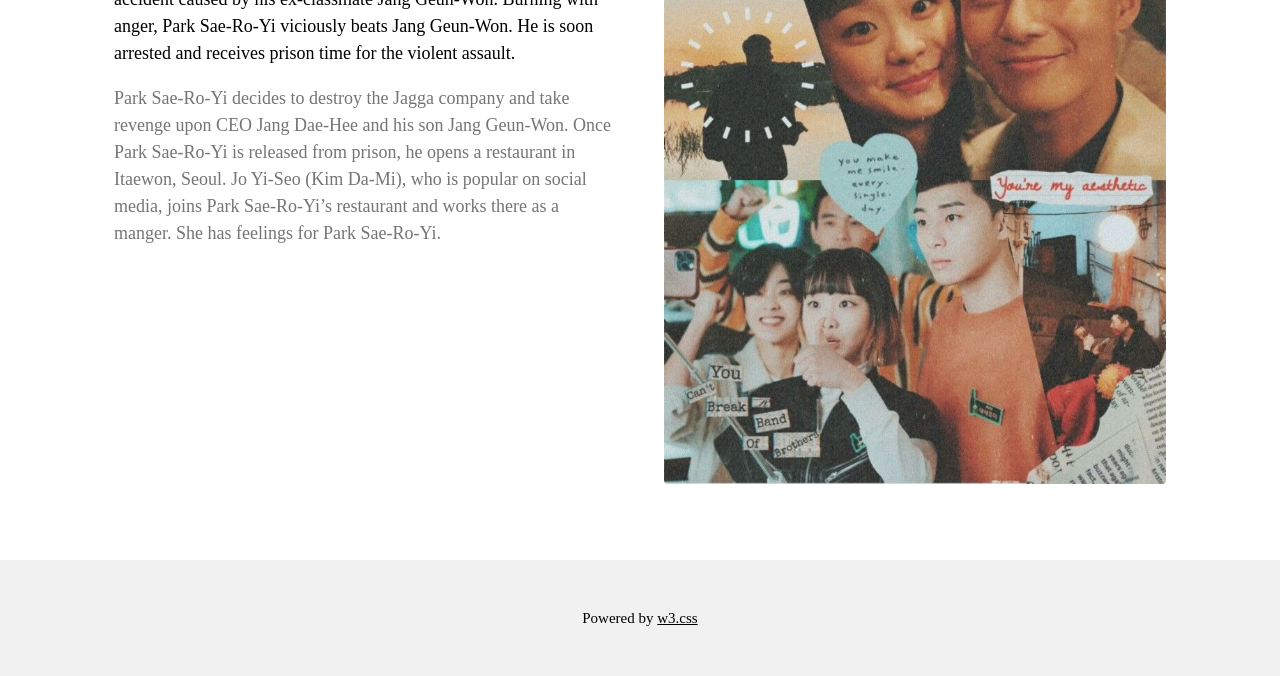
<file: kdrama_W3.html>
<!DOCTYPE html>
<html>
    <head>
        <title>Favorite K-Drama Showcase</title>
        <meta charset="UTF-8">
        <meta name="viewport" content="width=device-width, initial-scale=1">
        <link rel="stylesheet" href="https://www.w3schools.com/w3css/4/w3.css">
        <style>
            body {font-family: "Times New Roman", Georgia, Serif;}
            h1, h2, h3, h4, h5, h6 {
                font-family: "Playfair Display";
                letter-spacing: 5px;
            }
        </style>
    </head>
    <body>
        <!-- Navbar (sit on top) -->
        <div class="w3-top">
            <div class="w3-bar w3-white w3-padding w3-card" style="letter-spacing:4px;">
                <a href="#home" class="w3-bar-item w3-button">K-Drama Showcase</a>
                <!-- Right-sided navbar links. Hide them on small screens -->
                <div class="w3-right">
                    <a href="index.html" class="w3-bar-item w3-button">Back</a>
                </div>
            </div>
        </div>

        <!-- Header -->
        <header class="w3-display-container w3-content w3-wide" style="max-width:1600px;min-width:500px" id="home">
            <img class="w3-image" src="rugal-poster-0.jpg" alt="Food Background" width="1600" height="800">
            <div class="w3-display-bottomright w3-padding-large">
                <h1 class="w3-xxlarge w3-text-white">K-DRAMA</h1>
            </div>
        </header>

        <!-- Page content -->
        <div class="w3-content" style="max-width:1100px">
            <!-- About Section -->
            <div class="w3-row w3-padding-64" id="about">
                <div class="w3-col m6 w3-padding-large w3-hide-small">
                    <img src="vagabond.jpg" class="w3-round w3-image" alt="Vagabond" width="600" height="750">
                </div>

                <div class="w3-col m6 w3-padding-large">
                    <h1 class="w3-center">Vagabond</h1><br>
                    <h5 class="w3-center">배가본드</h5>
                    <p class="w3-large">Cha Dal-Geon (Lee Seung-Gi) is a stunt man who dreams of becoming a world famous action 
                        actor. His career is floundering, while he tries to take care of his nephew as his guardian. His nephew 
                        takes a flight from Incheon to Morocco for a taekwondo exhibition, but the flight crashes. In Morocco, 
                        Cha Dal-Geon sees someone in public that was a passenger on the fatal flight. He becomes convinced that 
                        someone or some group sabotaged his nephew's flight.</p>
                    <p class="w3-large w3-text-grey w3-hide-medium">Go Hae-Ri (Bae Suzy) is an NIS agent and is currently working 
                        undercover at the Korean embassy in Morocco. She is tasked by the embassy to help the bereaved families 
                        from the fatal flight. Cha Dal-Geon turns to Go Hae-Ri for help in finding the man he saw in Morocco who 
                        was a passenger on the flight. Soon, Cha Dal-Geon and Go Hae-Ri uncover a far darker and more sinister 
                        conspiracy than they expected.</p>
                </div>
            </div>
            <hr>
            <div class="w3-row w3-padding-64" id="about">
                <div class="w3-col m6 w3-padding-large w3-hide-small w3-right">
                    <img src="taxi-driver.jpg" class="w3-round w3-image" alt="Taxi Driver" width="600" height="750">
                </div>

                <div class="w3-col m6 w3-padding-large w3-left">
                    <h1 class="w3-center">Taxi Driver</h1><br>
                    <h5 class="w3-center">모범택시</h5>
                    <p class="w3-large">Kim Do-Ki (Lee Je-Hoon) graduated from the Naval Academy and became an UDT 
                        (underwater demolition team) Official. His mother was murdered by a serial killer and his life changed 
                        afterwards.</p>
                    <p class="w3-large w3-text-grey w3-hide-medium">Kim Do-Ki is now a deluxe taxi driver and works for Rainbow 
                        Taxi Company. The company is not just an ordinary taxi company. The company offers a special "revenge-call" 
                        service. If clients ask them to take revenge, Kim Do-Ki and his co-workers will perform the service.</p>
                </div>
            </div>
            <hr>
            <div class="w3-row w3-padding-64" id="about">
                <div class="w3-col m6 w3-padding-large w3-hide-small">
                    <img src="dr_romantic_1.width-800.jpegquality-80.jpg" class="w3-round w3-image" alt="Dr. Romantic" width="600" height="750">
                </div>

                <div class="w3-col m6 w3-padding-large">
                    <h1 class="w3-center">Dr. Romantic</h1><br>
                    <h5 class="w3-center">낭만닥터 김사부</h5>
                    <p class="w3-large">Kim Sabu was a famous surgeon with the nickname of "Hand of God." He suddenly disappeared 
                        and nobody knew exactly why. Kim Sabu is known as Teacher Kim and he calls himself the Romantic Doctor. 
                        He enjoys his life in seclusion.</p>
                    <p class="w3-large w3-text-grey w3-hide-medium">Kang Dong-Ju became a doctor to win somebody over and 
                        Yoon Seo-Jung become a doctor to be recognized by somebody. After they meet Kim Sabu, they learn about 
                        life values and comfort from love.</p>
                </div>
            </div>
            <hr>
            <div class="w3-row w3-padding-64" id="about">
                <div class="w3-col m6 w3-padding-large w3-hide-small w3-right">
                    <img src="All_of_Us_Are_Dead.jpg" class="w3-round w3-image" alt="All_of_Us_Are_Dead" width="600" height="750">
                </div>

                <div class="w3-col m6 w3-padding-large w3-left">
                    <h1 class="w3-center">All of Us Are Dead</h1><br>
                    <h5 class="w3-center">지금 우리 학교는</h5>
                    <p class="w3-large">A virus outbreak occurs at Hyosan High School. The infected quickly turn into human eating 
                        zombies. Students at the high school must now fight for their lives, while they look for a way out. 
                        Nam On-Jo (Park Ji-Hu) & Lee Cheong-San (Yoon Chan-Young) have been friends since they were children. 
                        They are two of the students trapped in a classroom and surrounded by flesh eating zombies. Meanwhile, 
                        the Korean military work to isolate the outbreak and protect the country from an even larger outbreak.</p>
                </div>
            </div>
            <hr>
            <div class="w3-row w3-padding-64" id="about">
                <div class="w3-col m6 w3-padding-large w3-hide-small">
                    <img src="myname.jpg" class="w3-round w3-image" alt="My Name" width="600" height="750">
                </div>

                <div class="w3-col m6 w3-padding-large">
                    <h1 class="w3-center">My Name</h1><br>
                    <h5 class="w3-center">마이 네임</h5>
                    <p class="w3-large">Yoon Ji-Woo’s (Han So-Hee) father dies suddenly. She wants to desperately take revenge on 
                        whoever is responsible for her father's death. Yoon Ji-Woo works for drug crime group Dongcheonpa. 
                        Choi Mu-Jin (Park Hee-Soon) is the boss of the drug gang. With the help of Choi Mu-Jin and to uncover the 
                        reason for her father's death, Yoon Ji-Woo joins the police department and becomes a mole for the drug 
                        group. Yoon Ji-Woo is assigned to work in the drug investigation unit in the police department. Her partner 
                        there is Detective Jeon Pil-Do (Ahn Bo-Hyun).</p>
                </div>
            </div>
            <hr>
            <div class="w3-row w3-padding-64" id="about">
                <div class="w3-col m6 w3-padding-large w3-hide-small w3-right">
                    <img src="dots.jpg" class="w3-round w3-image" alt="DoTS" width="600" height="750">
                </div>

                <div class="w3-col m6 w3-padding-large w3-left">
                    <h1 class="w3-center">Descendants of the Sun</h1><br>
                    <h5 class="w3-center">태양의 후예</h5>
                    <p class="w3-large">Shi-Jin (Song Joong-Ki) is the captain of the special forces. He catches a motorcycle thief 
                        with Sergeant Major Dae-Young (Jin Goo). The thief is injured during his capture and is sent to the hospital. 
                        Dae-Young realises his cellphone was stolen by the thief and goes to the hospital to retrieve his cellphone. 
                        In the emergency room, Shi-Jin meets Dr. Mo-Yeon (Song Hye-Kyo) for the first time. He falls in love with 
                        her immediately. Mo-Yeon mistakenly assumes Shi-Jin is part of thief's criminal gang. He proves to her that 
                        he is a soldier with the help of army doctor Myeong-Joo (Kim Ji-Won).</p>
                    <p class="w3-large w3-text-grey w3-hide-medium">Shi-Jin and Mo-Yeon begin to date, but due to their jobs their 
                        dates don't go well. Shi-Jin takes an order to lead his soldiers on a peacekeeping mission to the country 
                        of Uruk. Meanwhile, Mo-Yeon becomes upset that she fails to become a professor due to a colleague's 
                        privileged background. When Shi-Jin and Mo-Yeon meet again, they talk about their views on life and realise 
                        how different they are. Shi-Jin, as a soldier, kills to protect lives and Mo-Yeon, as a doctor, tries to 
                        save all lives. They say their goodbyes. Eight months later, Mo-Yeon rebuffs the sexual advances of hospital 
                        chairman Suk-Won (Tae In-Ho) and as retribution is assigned to lead a medical team in Uruk. There, Shi-Jin 
                        and Mo-Yeon meet again.</p>
                </div>
            </div>
            <hr>
            <div class="w3-row w3-padding-64" id="about">
                <div class="w3-col m6 w3-padding-large w3-hide-small">
                    <img src="businessProposal.jpg" class="w3-round w3-image" alt="Business Proposal" width="600" height="750">
                </div>

                <div class="w3-col m6 w3-padding-large">
                    <h1 class="w3-center">Business Proposal</h1><br>
                    <h5 class="w3-center">사내맞선</h5>
                    <p class="w3-large">Shin Ha-Ri (Kim Se-Jeong) is a single woman and works for a company. She has a male friend 
                        and she has held a crush on him for a long time, but she learns that her friend has a girlfriend. 
                        Shin Ha-Ri feels sad and decides to meet her friend Jin Young-Seo, who is a daughter of a chaebol family. 
                        Jin Young-Seo then asks Shin Ha-Ri to take her place in a blind date and even offers some money for her 
                        time. Shin Ha-Ri accepts her friend's offer. She goes out on the blind date as Jin Young-Seo, while having 
                        the intention to get rejected by her date. When she sees her blind date, Shin Ha-Ri is dumbfounded. Her 
                        blind date is Kang Tae-Moo (Ahn Hyo-Seop). He is the CEO of the company where she works.</p>
                    <p class="w3-large w3-text-grey w3-hide-medium">Kang Tae-Moo is the CEO of a company that his grandfather 
                        founded. One day, his grandfather informed him of an upcoming blind date that he set up for him. 
                        Kang Tae-Moo is a workaholic and he is annoyed that his grandfather sets up blind dates for him. He decides 
                        to marry the next woman whom he meets at a blind date, so he won't be disturbed from his work anymore. 
                        That woman is Shin Ha-Ri, but pretending to be Jin Young-Seo. On the following day, Shin Ha-Ri receives a 
                        phone call from Kang Tae-Moo. He asks her to marry him.</p>
                </div>
            </div>
            <hr>
            <div class="w3-row w3-padding-64" id="about">
                <div class="w3-col m6 w3-padding-large w3-hide-small w3-right">
                    <img src="korean-drama-itaewon-class-stars-kjzzburs4e8bzdq6.jpg" class="w3-round w3-image" alt="Itaewon Class" width="600" height="750">
                </div>

                <div class="w3-col m6 w3-padding-large w3-left">
                    <h1 class="w3-center">Itaewon Class</h1><br>
                    <h5 class="w3-center">이태원 클라쓰</h5>
                    <p class="w3-large">On the first day of attending his new high school, Park Sae-Ro-Yi (Park Seo-Joon) punches 
                        his classmate Jang Geun-Won, who was bullying another classmate. The bully is the son of CEO Jang Dae-Hee 
                        (Yoo Jae-Myung). The bully's father runs restaurant business Jagga where Park Sae-Ro-Yi’s own father works. 
                        CEO Jang Dae-Hee demands to Park Sae-Ro-Yi that he apologizes to his son, but Park Sae-Ro-Yi refuses. 
                        Because of his refusal, Park Sae-Ro-Yi gets expelled from school and his father gets fired from his job. 
                        Soon, an accident takes place. Park Sae-Ro-Yi’s father dies in a motorcycle accident caused by his 
                        ex-classmate Jang Geun-Won. Burning with anger, Park Sae-Ro-Yi viciously beats Jang Geun-Won. He is soon 
                        arrested and receives prison time for the violent assault.</p>
                    <p class="w3-large w3-text-grey w3-hide-medium">Park Sae-Ro-Yi decides to destroy the Jagga company and take 
                        revenge upon CEO Jang Dae-Hee and his son Jang Geun-Won. Once Park Sae-Ro-Yi is released from prison, he 
                        opens a restaurant in Itaewon, Seoul. Jo Yi-Seo (Kim Da-Mi), who is popular on social media, joins 
                        Park Sae-Ro-Yi’s restaurant and works there as a manger. She has feelings for Park Sae-Ro-Yi.</p>
                </div>
            </div>
        <!-- End page content -->
        </div>
        <!-- Footer -->
        <footer class="w3-center w3-light-grey w3-padding-32">
            <p>Powered by <a href="https://www.w3schools.com/w3css/default.asp" title="W3.CSS" target="_blank" class="w3-hover-text-green">w3.css</a></p>
        </footer>
    </body>
</html>
</file>
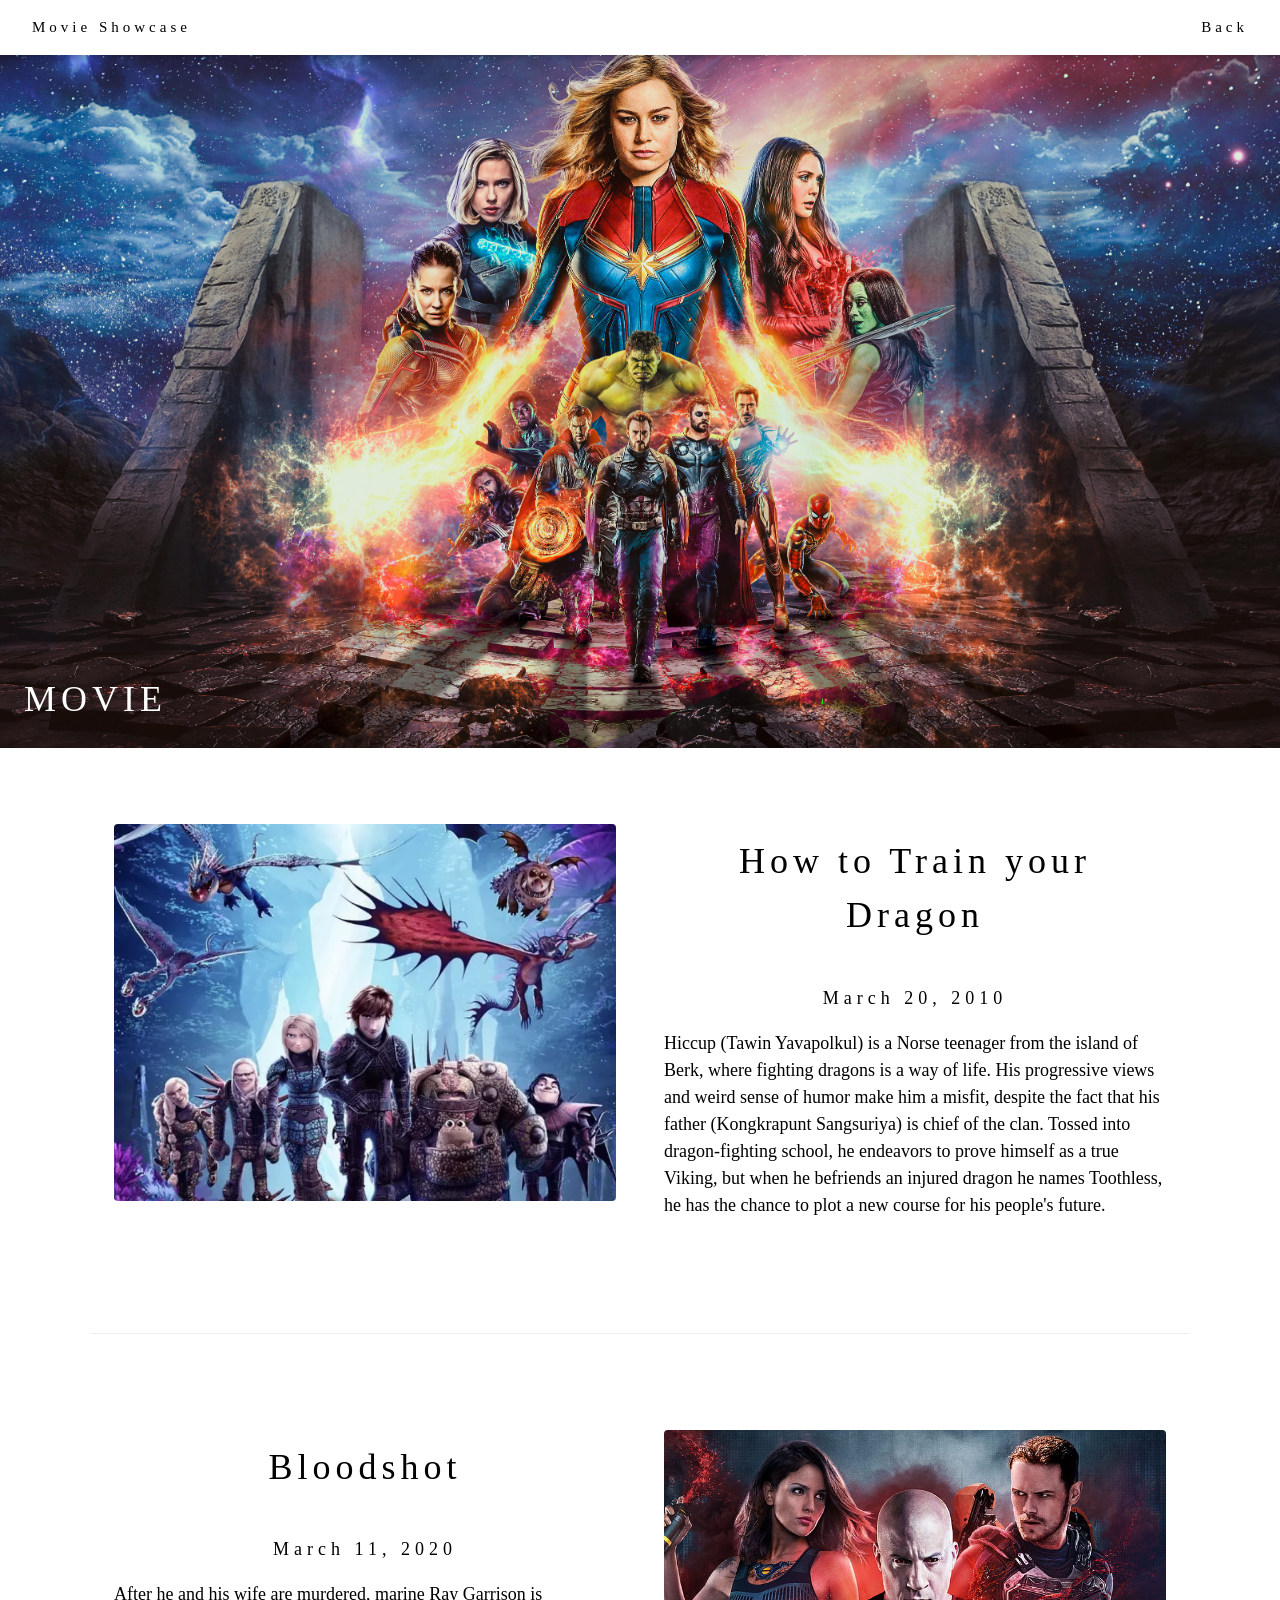
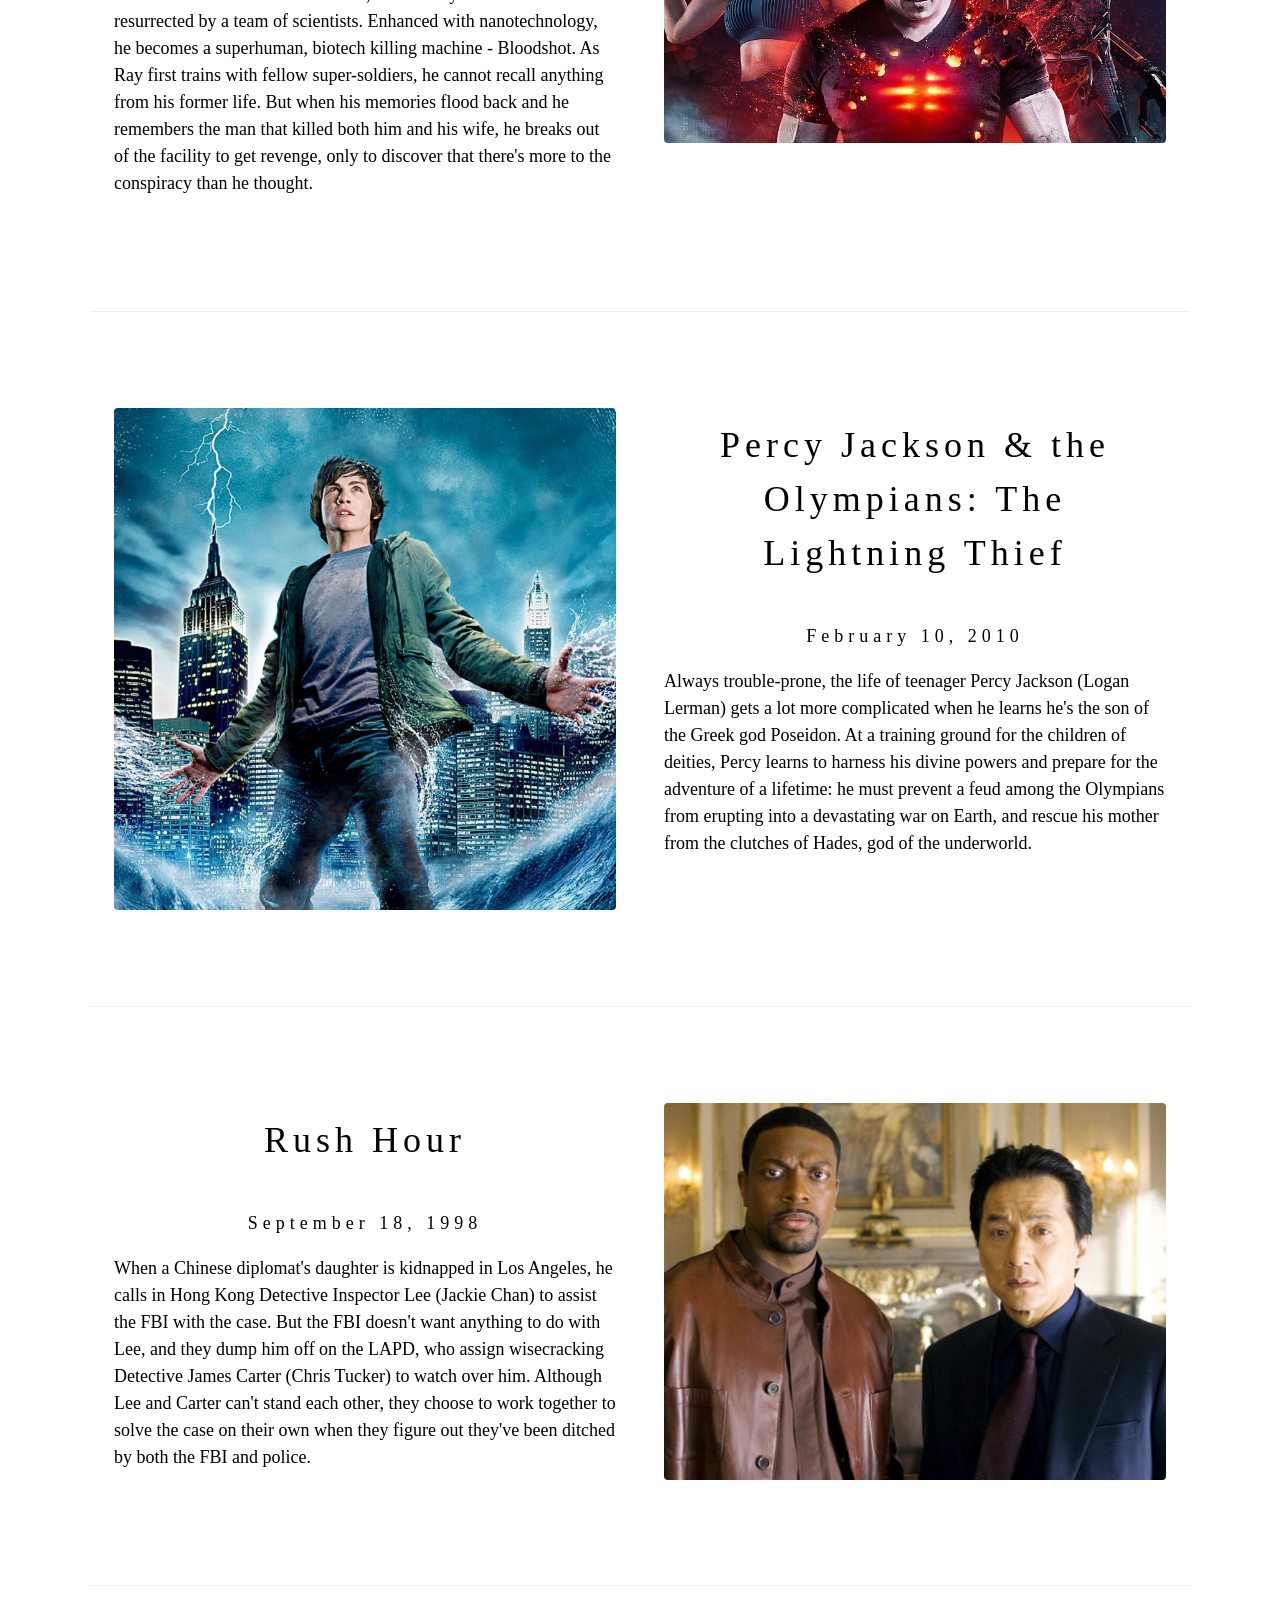
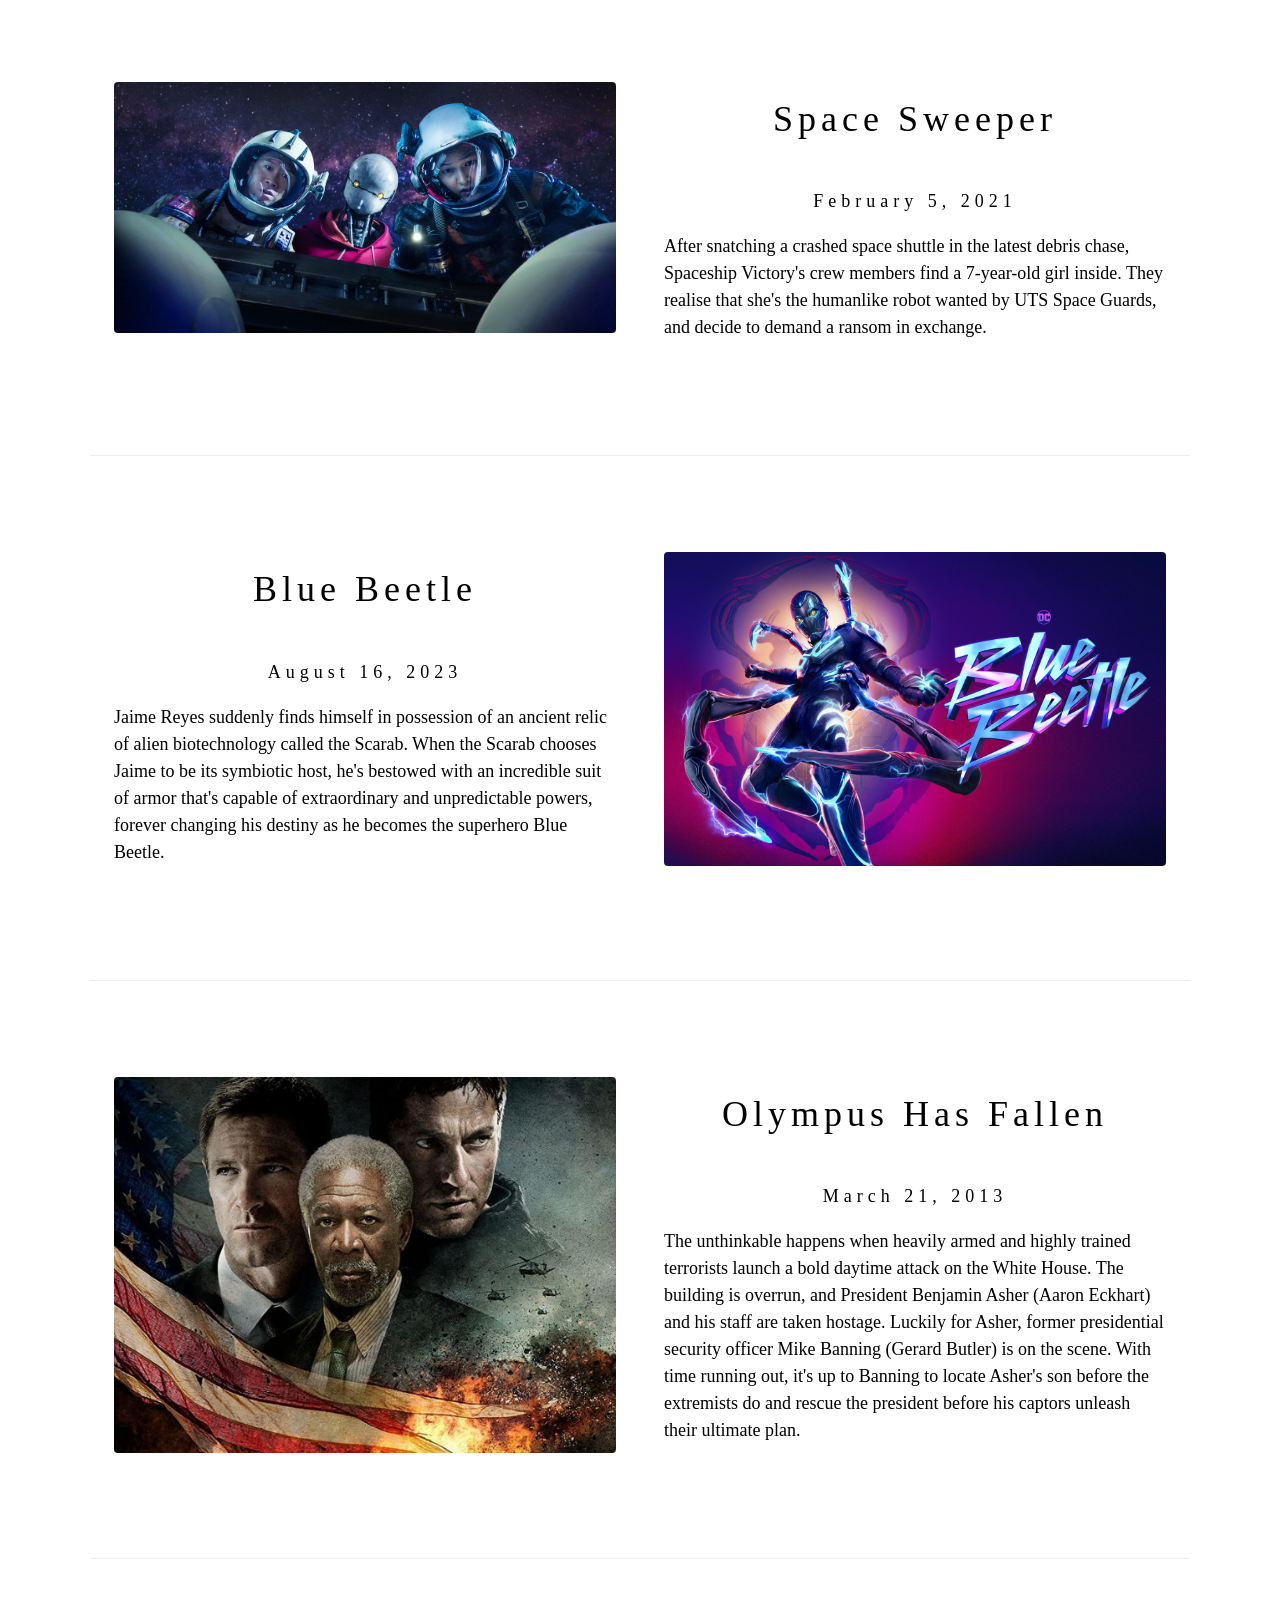
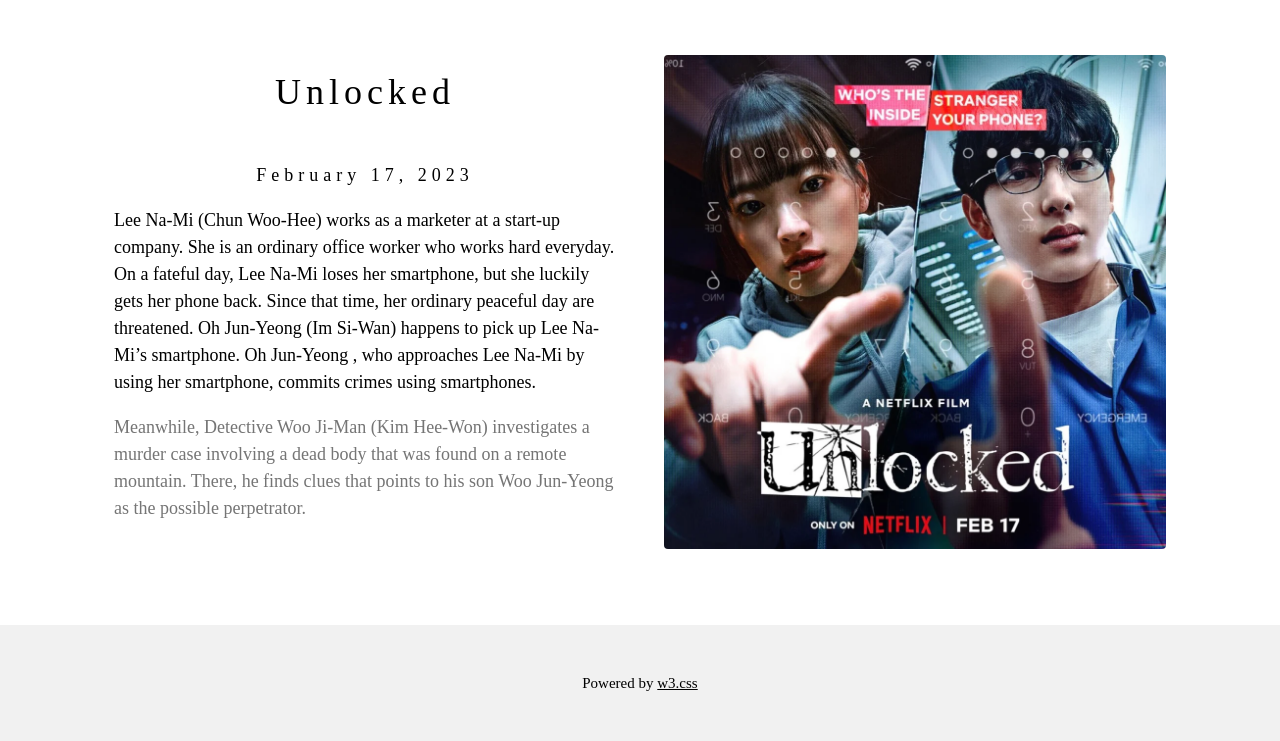
<file: movie_W3.html>
<!DOCTYPE html>
<html>
    <head>
        <title>Favorite Movie Showcase</title>
        <meta charset="UTF-8">
        <meta name="viewport" content="width=device-width, initial-scale=1">
        <link rel="stylesheet" href="https://www.w3schools.com/w3css/4/w3.css">
        <style>
            body {font-family: "Times New Roman", Georgia, Serif;}
            h1, h2, h3, h4, h5, h6 {
                font-family: "Playfair Display";
                letter-spacing: 5px;
            }
        </style>
    </head>
    <body>
        <!-- Navbar (sit on top) -->
        <div class="w3-top">
            <div class="w3-bar w3-white w3-padding w3-card" style="letter-spacing:4px;">
                <a href="#home" class="w3-bar-item w3-button">Movie Showcase</a>
                <!-- Right-sided navbar links. Hide them on small screens -->
                <div class="w3-right">
                    <a href="index.html" class="w3-bar-item w3-button">Back</a>
                </div>
            </div>
        </div>

        <!-- Header -->
        <header class="w3-display-container w3-content w3-wide" style="max-width:1600px;min-width:500px" id="home">
            <img class="w3-image" src="movie_background.png" alt="Food Background" width="1600" height="800">
            <div class="w3-display-bottomleft w3-padding-large">
                <h1 class="w3-xxlarge w3-text-white">MOVIE</h1>
            </div>
        </header>

        <!-- Page content -->
        <div class="w3-content" style="max-width:1100px">
            <!-- About Section -->
            <div class="w3-row w3-padding-64" id="about">
                <div class="w3-col m6 w3-padding-large w3-hide-small">
                    <img src="dragon.jpg" class="w3-round w3-image" alt="How to Train Your Dragon" width="600" height="750">
                </div>

                <div class="w3-col m6 w3-padding-large">
                    <h1 class="w3-center">How to Train your Dragon</h1><br>
                    <h5 class="w3-center">March 20, 2010</h5>
                    <p class="w3-large">Hiccup (Tawin Yavapolkul) is a Norse teenager from the island of Berk, where fighting 
                        dragons is a way of life. His progressive views and weird sense of humor make him a misfit, despite the 
                        fact that his father (Kongkrapunt Sangsuriya) is chief of the clan. Tossed into dragon-fighting school, 
                        he endeavors to prove himself as a true Viking, but when he befriends an injured dragon he names Toothless, 
                        he has the chance to plot a new course for his people's future.</p>
                </div>
            </div>
            <hr>
            <div class="w3-row w3-padding-64" id="about">
                <div class="w3-col m6 w3-padding-large w3-hide-small w3-right">
                    <img src="bloodshot.jpg" class="w3-round w3-image" alt="Bloodshot" width="600" height="750">
                </div>

                <div class="w3-col m6 w3-padding-large w3-left">
                    <h1 class="w3-center">Bloodshot</h1><br>
                    <h5 class="w3-center">March 11, 2020</h5>
                    <p class="w3-large">After he and his wife are murdered, marine Ray Garrison is resurrected by a team of 
                        scientists. Enhanced with nanotechnology, he becomes a superhuman, biotech killing machine - Bloodshot. 
                        As Ray first trains with fellow super-soldiers, he cannot recall anything from his former life. But when 
                        his memories flood back and he remembers the man that killed both him and his wife, he breaks out of the 
                        facility to get revenge, only to discover that there's more to the conspiracy than he thought.</p>
                </div>
            </div>
            <hr>
            <div class="w3-row w3-padding-64" id="about">
                <div class="w3-col m6 w3-padding-large w3-hide-small">
                    <img src="percy_jackson.jpg" class="w3-round w3-image" alt="Percy Jackson" width="600" height="750">
                </div>

                <div class="w3-col m6 w3-padding-large">
                    <h1 class="w3-center">Percy Jackson & the Olympians: The Lightning Thief</h1><br>
                    <h5 class="w3-center">February 10, 2010</h5>
                    <p class="w3-large">Always trouble-prone, the life of teenager Percy Jackson (Logan Lerman) gets a lot more 
                        complicated when he learns he's the son of the Greek god Poseidon. At a training ground for the children 
                        of deities, Percy learns to harness his divine powers and prepare for the adventure of a lifetime: he must 
                        prevent a feud among the Olympians from erupting into a devastating war on Earth, and rescue his mother 
                        from the clutches of Hades, god of the underworld.</p>
                </div>
            </div>
            <hr>
            <div class="w3-row w3-padding-64" id="about">
                <div class="w3-col m6 w3-padding-large w3-hide-small w3-right">
                    <img src="rush hour.jpg" class="w3-round w3-image" alt="Rush Hour" width="600" height="750">
                </div>

                <div class="w3-col m6 w3-padding-large w3-left">
                    <h1 class="w3-center">Rush Hour</h1><br>
                    <h5 class="w3-center">September 18, 1998</h5>
                    <p class="w3-large">When a Chinese diplomat's daughter is kidnapped in Los Angeles, he calls in Hong Kong 
                        Detective Inspector Lee (Jackie Chan) to assist the FBI with the case. But the FBI doesn't want anything to 
                        do with Lee, and they dump him off on the LAPD, who assign wisecracking Detective James Carter (Chris 
                        Tucker) to watch over him. Although Lee and Carter can't stand each other, they choose to work together to 
                        solve the case on their own when they figure out they've been ditched by both the FBI and police.</p>
                </div>
            </div>
            <hr>
            <div class="w3-row w3-padding-64" id="about">
                <div class="w3-col m6 w3-padding-large w3-hide-small">
                    <img src="space-sweepers-netflix-feat.jpg" class="w3-round w3-image" alt="Space Sweepers" width="600" height="750">
                </div>

                <div class="w3-col m6 w3-padding-large">
                    <h1 class="w3-center">Space Sweeper</h1><br>
                    <h5 class="w3-center">February 5, 2021</h5>
                    <p class="w3-large">After snatching a crashed space shuttle in the latest debris chase, Spaceship Victory's 
                        crew members find a 7-year-old girl inside. They realise that she's the humanlike robot wanted by UTS 
                        Space Guards, and decide to demand a ransom in exchange.</p>
                </div>
            </div>
            <hr>
            <div class="w3-row w3-padding-64" id="about">
                <div class="w3-col m6 w3-padding-large w3-hide-small w3-right">
                    <img src="Blue-Beetle-movie-featured-1000x700.jpg" class="w3-round w3-image" alt="Blue Beetle" width="600" height="750">
                </div>

                <div class="w3-col m6 w3-padding-large w3-left">
                    <h1 class="w3-center">Blue Beetle</h1><br>
                    <h5 class="w3-center">August 16, 2023</h5>
                    <p class="w3-large">Jaime Reyes suddenly finds himself in possession of an ancient relic of alien biotechnology 
                        called the Scarab. When the Scarab chooses Jaime to be its symbiotic host, he's bestowed with an incredible 
                        suit of armor that's capable of extraordinary and unpredictable powers, forever changing his destiny as he 
                        becomes the superhero Blue Beetle.</p>
                </div>
            </div>
            <hr>
            <div class="w3-row w3-padding-64" id="about">
                <div class="w3-col m6 w3-padding-large w3-hide-small">
                    <img src="olympus.jpg" class="w3-round w3-image" alt="Olympus Has Fallen" width="600" height="750">
                </div>

                <div class="w3-col m6 w3-padding-large">
                    <h1 class="w3-center">Olympus Has Fallen</h1><br>
                    <h5 class="w3-center">March 21, 2013</h5>
                    <p class="w3-large">The unthinkable happens when heavily armed and highly trained terrorists launch a bold 
                        daytime attack on the White House. The building is overrun, and President Benjamin Asher (Aaron Eckhart) 
                        and his staff are taken hostage. Luckily for Asher, former presidential security officer Mike Banning 
                        (Gerard Butler) is on the scene. With time running out, it's up to Banning to locate Asher's son before 
                        the extremists do and rescue the president before his captors unleash their ultimate plan.</p>
                </div>
            </div>
            <hr>
            <div class="w3-row w3-padding-64" id="about">
                <div class="w3-col m6 w3-padding-large w3-hide-small w3-right">
                    <img src="unlocked.jpg" class="w3-round w3-image" alt="Unlocked" width="600" height="750">
                </div>

                <div class="w3-col m6 w3-padding-large w3-left">
                    <h1 class="w3-center">Unlocked</h1><br>
                    <h5 class="w3-center">February 17, 2023</h5>
                    <p class="w3-large">Lee Na-Mi (Chun Woo-Hee) works as a marketer at a start-up company. She is an ordinary 
                        office worker who works hard everyday. On a fateful day, Lee Na-Mi loses her smartphone, but she luckily 
                        gets her phone back. Since that time, her ordinary peaceful day are threatened. Oh Jun-Yeong (Im Si-Wan) 
                        happens to pick up Lee Na-Mi’s smartphone. Oh Jun-Yeong , who approaches Lee Na-Mi by using her smartphone, 
                        commits crimes using smartphones.</p>
                    <p class="w3-large w3-text-grey w3-hide-medium">Meanwhile, Detective Woo Ji-Man (Kim Hee-Won) investigates a 
                        murder case involving a dead body that was found on a remote mountain. There, he finds clues that points 
                        to his son Woo Jun-Yeong as the possible perpetrator.</p>
                </div>
            </div>
        <!-- End page content -->
        </div>
        <!-- Footer -->
        <footer class="w3-center w3-light-grey w3-padding-32">
            <p>Powered by <a href="https://www.w3schools.com/w3css/default.asp" title="W3.CSS" target="_blank" class="w3-hover-text-green">w3.css</a></p>
        </footer>
    </body>
</html>
</file>
<file: style.css>
body,
h1,
h2,
h3,
h4,
h5,
h6 {
  font-family: "Montserrat", sans-serif;
}
.w3-row-padding img {
  margin-bottom: 12px;
}
.w3-sidebar {
  width: 120px;
  background: #222;
}
#main {
  margin-left: 120px;
}
@media only screen and (max-width: 600px) {
  #main {
    margin-left: 0;
  }
}
.error-message {
  color: red;
  font-size: 14px;
}
input[type="text"],
input[type="email"],
button[type="submit"] {
  transition: 0.5s ease-in-out;
}
input[type="text"]:hover,
input[type="email"]:hover,
button[type="submit"]:hover {
  box-shadow: 0 0 40px whitesmoke;
}
.color-dropdown {
  position: relative;
  display: inline-block;
}

.color-dropdown-content {
  display: none;
  position: absolute;
  background-color: #f9f9f9;
  color: black;
  min-width: 160px;
  box-shadow: 0 8px 16px rgba(0, 0, 0, 0.2);
  z-index: 1;
  top: 0;
  left: 100%;
}

.color-dropdown-content a {
  padding: 12px 16px;
  display: block;
}

.color-dropdown:hover .color-dropdown-content {
  display: block;
}
</file>
